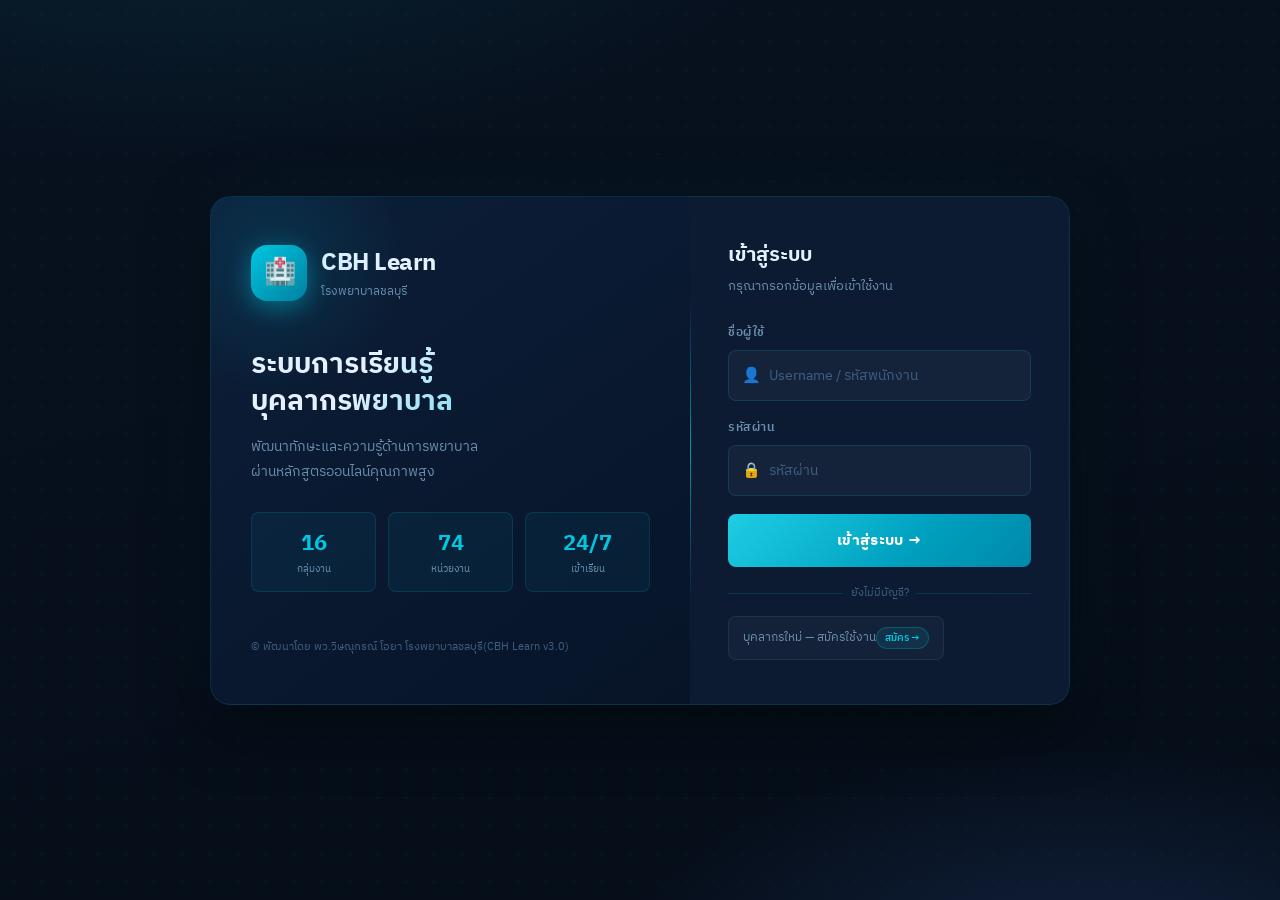
<file: index.html>
<!DOCTYPE html>
<html lang="th">
<head>
<meta charset="UTF-8">
<meta name="viewport" content="width=device-width, initial-scale=1, maximum-scale=1">
<title>CBH Learn — โรงพยาบาลชลบุรี</title>
<link rel="stylesheet" href="css/style.css">
</head>
<body>

<div id="loading-overlay"><div class="spinner"></div><p>กำลังโหลด...</p></div>
<div id="toast-shelf"></div>

<!-- ════════ MODAL: User ════════ -->
<div class="modal-overlay" id="modal-user">
  <div class="modal-card" style="max-width:560px">
    <div class="modal-head"><h3 id="modal-user-title">➕ เพิ่มผู้ใช้</h3><button class="btn-close" onclick="closeModal('modal-user')">✕</button></div>
    <div class="modal-body"><input type="hidden" id="modal-user-id" data-id=""><div id="modal-user-form"></div></div>
    <div class="modal-foot"><button class="btn btn-ghost" onclick="closeModal('modal-user')">ยกเลิก</button><button class="btn btn-teal" onclick="saveUser()">💾 บันทึก</button></div>
  </div>
</div>

<!-- ════════ MODAL: Reset Password ════════ -->
<div class="modal-overlay" id="modal-reset-pwd">
  <div class="modal-card" style="max-width:400px">
    <div class="modal-head"><h3>🔑 รีเซ็ตรหัสผ่าน</h3><button class="btn-close" onclick="closeModal('modal-reset-pwd')">✕</button></div>
    <div class="modal-body">
      <input type="hidden" id="modal-reset-id" data-id="">
      <p style="font-size:13px;color:var(--text-muted);margin-bottom:14px">รีเซ็ตสำหรับ: <strong id="reset-pwd-name" style="color:var(--teal)">—</strong></p>
      <div class="form-group"><label>รหัสผ่านใหม่</label><div class="input-wrap"><span class="input-icon">🔒</span><input class="form-control" id="new-pwd-input" type="text" placeholder="อย่างน้อย 4 ตัวอักษร"></div></div>
    </div>
    <div class="modal-foot"><button class="btn btn-ghost" onclick="closeModal('modal-reset-pwd')">ยกเลิก</button><button class="btn btn-teal" onclick="doResetPwd()">🔑 ยืนยัน</button></div>
  </div>
</div>

<!-- ════════ MODAL: Course ════════ -->
<div class="modal-overlay" id="modal-course">
  <div class="modal-card" style="max-width:640px">
    <div class="modal-head"><h3 id="modal-course-title">➕ สร้างหลักสูตร</h3><button class="btn-close" onclick="closeModal('modal-course')">✕</button></div>
    <div class="modal-body"><input type="hidden" id="modal-course-id" data-id=""><div id="modal-course-form"></div></div>
    <div class="modal-foot"><button class="btn btn-ghost" onclick="closeModal('modal-course')">ยกเลิก</button><button class="btn btn-teal" onclick="saveCourse()">💾 บันทึกหลักสูตร</button></div>
  </div>
</div>

<!-- ════════ MODAL: Quiz Editor ════════ -->
<div class="modal-overlay" id="modal-quiz">
  <div class="modal-card" style="max-width:700px">
    <div class="modal-head"><h3>📝 จัดการแบบทดสอบ</h3><button class="btn-close" onclick="closeModal('modal-quiz')">✕</button></div>
    <div class="modal-body">
      <input type="hidden" id="modal-quiz-cid">
      <div id="quiz-editor-wrap"></div>
      <button class="btn btn-ghost btn-sm" onclick="addQuizQuestion()" style="margin-top:12px">➕ เพิ่มข้อ</button>
    </div>
    <div class="modal-foot"><button class="btn btn-ghost" onclick="closeModal('modal-quiz')">ยกเลิก</button><button class="btn btn-teal" onclick="saveQuizQuestions()">💾 บันทึกแบบทดสอบ</button></div>
  </div>
</div>

<!-- ════════ MODAL: Audit Detail ════════ -->
<div class="modal-overlay" id="modal-audit-detail">
  <div class="modal-card" style="max-width:500px">
    <div class="modal-head"><h3>🔍 รายละเอียด</h3><button class="btn-close" onclick="closeModal('modal-audit-detail')">✕</button></div>
    <div class="modal-body" id="modal-audit-content"></div>
    <div class="modal-foot"><button class="btn btn-teal" onclick="closeModal('modal-audit-detail')">ปิด</button></div>
  </div>
</div>

<!-- ════════════════ SCREEN: LOGIN ════════════════ -->
<div id="screen-login" class="screen active">
  <div class="login-wrapper">
    <div class="login-art">
      <div class="login-art-logo">
        <div class="logo-mark">🏥</div>
        <div class="logo-text"><h1>CBH Learn</h1><p>โรงพยาบาลชลบุรี</p></div>
      </div>
      <div class="login-art-body">
        <h2>ระบบการเรียนรู้<br>บุคลากรพยาบาล</h2>
        <p>พัฒนาทักษะและความรู้ด้านการพยาบาล<br>ผ่านหลักสูตรออนไลน์คุณภาพสูง</p>
        <div class="login-art-stats">
          <div class="art-stat"><div class="v">16</div><div class="l">กลุ่มงาน</div></div>
          <div class="art-stat"><div class="v">74</div><div class="l">หน่วยงาน</div></div>
          <div class="art-stat"><div class="v">24/7</div><div class="l">เข้าเรียน</div></div>
        </div>
      </div>
      <div class="login-art-footer">© พัฒนาโดย พว.วิษณุกรณ์ โอยา โรงพยาบาลชลบุรี(CBH Learn v3.0)</div>
    </div>
    <div class="login-form-panel">
      <h2>เข้าสู่ระบบ</h2>
      <p>กรุณากรอกข้อมูลเพื่อเข้าใช้งาน</p>
      <div class="form-group"><label>ชื่อผู้ใช้</label><div class="input-wrap"><span class="input-icon">👤</span><input id="login-user" class="form-control" placeholder="Username / รหัสพนักงาน" autocomplete="username" onkeyup="if(event.key==='Enter')document.getElementById('login-pass').focus()"></div></div>
      <div class="form-group"><label>รหัสผ่าน</label><div class="input-wrap"><span class="input-icon">🔒</span><input id="login-pass" class="form-control" type="password" placeholder="รหัสผ่าน" autocomplete="current-password" onkeyup="if(event.key==='Enter')doLogin()"></div></div>
      <button class="btn-primary" onclick="doLogin()">เข้าสู่ระบบ →</button>
      <div id="login-error" class="form-error"></div>
      <div class="login-divider">ยังไม่มีบัญชี?</div>
      <button class="demo-btn" onclick="showScreen('screen-register');populateDeptSelects()"><span>บุคลากรใหม่ — สมัครใช้งาน</span><span class="demo-tag tag-learner">สมัคร →</span></button>
    </div>
  </div>
</div>

<!-- ════════════════ SCREEN: REGISTER ════════════════ -->
<div id="screen-register" class="screen">
  <div class="login-wrapper">
    <div class="login-art">
      <div class="login-art-logo"><div class="logo-mark">🏥</div><div class="logo-text"><h1>CBH Learn</h1><p>โรงพยาบาลชลบุรี</p></div></div>
      <div class="login-art-body">
        <h2>สมัครเรียน<br>ด้วยตัวเอง</h2>
        <p>บุคลากรพยาบาลสามารถสมัครเข้าใช้งานได้ทันที เลือกกลุ่มงานและหน่วยงานของตัวเอง</p>
        <div class="login-art-stats">
          <div class="art-stat"><div class="v">16</div><div class="l">กลุ่มงาน</div></div>
          <div class="art-stat"><div class="v">74</div><div class="l">หน่วยงาน</div></div>
          <div class="art-stat"><div class="v">ฟรี</div><div class="l">ไม่มีค่าใช้จ่าย</div></div>
        </div>
      </div>
      <div class="login-art-footer">© โรงพยาบาลชลบุรี · CBH Learn v3.0</div>
    </div>
    <div class="login-form-panel" style="overflow-y:auto">
      <h2>สมัครใช้งาน</h2><p>กรอกข้อมูลเพื่อสร้างบัญชีผู้เรียน</p>
      <div class="form-group"><label>ชื่อ-นามสกุล *</label><div class="input-wrap"><span class="input-icon">👤</span><input class="form-control" id="reg-name" placeholder="ชื่อ-นามสกุล"></div></div>
      <div class="form-group"><label>Username *</label><div class="input-wrap"><span class="input-icon">🔖</span><input class="form-control" id="reg-username" placeholder="รหัสพนักงาน / username"></div></div>
      <div class="form-group"><label>รหัสผ่าน *</label><div class="input-wrap"><span class="input-icon">🔒</span><input class="form-control" id="reg-password" type="password" placeholder="อย่างน้อย 4 ตัว"></div></div>
      <div class="form-group"><label>กลุ่มงาน *</label><div class="input-wrap"><span class="input-icon">🏢</span><select class="form-control dept-select" id="reg-dept" onchange="onRegDeptChange(this.value)"><option value="">-- เลือกกลุ่มงาน --</option></select></div></div>
      <div class="form-group"><label>หน่วยงาน / วอร์ด *</label><div class="input-wrap"><span class="input-icon">🏥</span><select class="form-control" id="reg-unit"><option value="">-- เลือกหน่วยงาน --</option></select></div></div>
      <div class="form-group"><label>อีเมล</label><div class="input-wrap"><span class="input-icon">📧</span><input class="form-control" id="reg-email" type="email" placeholder="email (ไม่บังคับ)"></div></div>
      <button class="btn-primary" onclick="doRegister()">สมัครใช้งาน →</button>
      <div id="reg-error" class="form-error"></div>
      <div class="login-divider">หรือ</div>
      <button class="demo-btn" onclick="showScreen('screen-login')"><span>มีบัญชีอยู่แล้ว? เข้าสู่ระบบ</span><span class="demo-tag tag-admin">Login →</span></button>
    </div>
  </div>
</div>

<!-- ════════════════ SCREEN: LEARNER (Responsive) ════════════════ -->
<div id="screen-main" class="screen">
  <div class="topbar">
    <div class="topbar-brand"><div class="logo-mark">🏥</div><div class="topbar-brand-text"><span>CBH <span style="color:var(--teal)">Learn</span></span><small>ผู้เรียน</small></div></div>
    <nav class="topbar-nav">
      <button class="nav-btn active" id="ltab-btn-home"     onclick="switchLearnerTab('home',this)">🏠 <span class="nav-label">หน้าหลัก</span></button>
      <button class="nav-btn"        id="ltab-btn-courses"  onclick="switchLearnerTab('mycourses',this)">📚 <span class="nav-label">วิชาของฉัน</span></button>
      <button class="nav-btn"        id="ltab-btn-progress" onclick="switchLearnerTab('progress',this)">📊 <span class="nav-label">ความก้าวหน้า</span></button>
      <button class="nav-btn"        id="ltab-btn-certs"    onclick="switchLearnerTab('certs',this)">🏅 <span class="nav-label">ใบประกาศ</span></button>
    </nav>
    <div class="topbar-right">
      <div class="user-chip"><div class="avatar" id="learner-avatar">น</div><div class="user-chip-info"><div class="user-chip-name" id="learner-name">ผู้เรียน</div><div class="user-chip-role" id="learner-subrole">—</div></div></div>
      <button class="btn-icon" onclick="doLogout()">🚪</button>
    </div>
  </div>
  <div class="main-content">
    <!-- HOME -->
    <div class="tab-panel active" id="ltab-home">
      <div id="learner-welcome" class="welcome-text">สวัสดี 👋</div>
      <div class="stats-row" style="grid-template-columns:repeat(3,1fr)">
        <div class="stat-card"><div class="sc-icon">📚</div><div class="sc-val" id="wb-stat-courses">0</div><div class="sc-lbl">วิชาที่ลงทะเบียน</div></div>
        <div class="stat-card"><div class="sc-icon">⏱</div><div class="sc-val" id="wb-stat-hours">0</div><div class="sc-lbl">ชั่วโมงที่เรียน</div></div>
        <div class="stat-card"><div class="sc-icon">🏅</div><div class="sc-val gold" id="wb-stat-certs">0</div><div class="sc-lbl">ใบประกาศ</div></div>
      </div>
      <div class="section-head"><h3>📖 เรียนต่อจากที่ค้างไว้</h3></div>
      <div id="continue-grid"></div>
      <div class="section-head"><h3>📚 หลักสูตรทั้งหมด <span id="featured-grid-label" style="font-size:13px;color:var(--teal);font-weight:400"></span></h3></div>
      <div class="course-grid" id="featured-grid"></div>
    </div>
    <!-- MY COURSES -->
    <div class="tab-panel" id="ltab-mycourses">
      <div class="section-head"><h3>📚 วิชาของฉัน</h3></div>
      <div class="course-grid" id="mycourses-grid"></div>
    </div>
    <!-- PROGRESS -->
    <div class="tab-panel" id="ltab-progress">
      <div class="section-head"><h3>📊 ความก้าวหน้า</h3></div>
      <div class="stats-row" style="grid-template-columns:repeat(4,1fr)">
        <div class="stat-card"><div class="sc-icon">📚</div><div class="sc-val" id="prog-stat-total">0</div><div class="sc-lbl">วิชาทั้งหมด</div></div>
        <div class="stat-card"><div class="sc-icon">✅</div><div class="sc-val green" id="prog-stat-done">0</div><div class="sc-lbl">เสร็จสิ้น</div></div>
        <div class="stat-card"><div class="sc-icon">⏱</div><div class="sc-val" id="prog-stat-hours">0</div><div class="sc-lbl">ชั่วโมงเรียน</div></div>
        <div class="stat-card"><div class="sc-icon">🏅</div><div class="sc-val gold" id="prog-stat-certs">0</div><div class="sc-lbl">ใบประกาศ</div></div>
      </div>
      <div class="data-table">
        <div class="dt-head" style="grid-template-columns:2fr 1fr 1fr 1fr 110px"><div>หลักสูตร</div><div>หมวด</div><div>ความก้าวหน้า</div><div>คะแนน</div><div>สถานะ</div></div>
        <div id="prog-table-body"></div>
      </div>
    </div>
    <!-- CERTS -->
    <div class="tab-panel" id="ltab-certs">
      <div class="section-head"><h3>🏅 ใบประกาศนียบัตร</h3></div>
      <div class="course-grid" id="certs-grid"></div>
      <div id="cert-display"></div>
    </div>
  </div>
  <!-- Mobile Bottom Nav -->
  <nav class="mobile-bottom-nav">
    <button onclick="switchLearnerTab('home',null);setMobileNav(this)">🏠<span>หน้าหลัก</span></button>
    <button onclick="switchLearnerTab('mycourses',null);setMobileNav(this)">📚<span>วิชาของฉัน</span></button>
    <button onclick="switchLearnerTab('progress',null);setMobileNav(this)">📊<span>ความก้าวหน้า</span></button>
    <button onclick="switchLearnerTab('certs',null);setMobileNav(this)">🏅<span>ใบประกาศ</span></button>
  </nav>
</div>

<!-- ════════════════ SCREEN: COURSE ════════════════ -->
<div id="screen-course" class="screen">
  <div class="topbar">
    <div class="topbar-brand" style="cursor:pointer" onclick="backToMain()">
      <button class="btn-icon">←</button>
      <div><div id="course-title-bar" style="font-size:14px;font-weight:700;color:var(--white)">หลักสูตร</div><div id="course-subtitle-bar" style="font-size:11px;color:var(--text-muted)"></div></div>
    </div>
    <div class="topbar-right"><button class="btn-icon" onclick="doLogout()">🚪</button></div>
  </div>
  <div class="course-layout">
    <div class="course-sidebar">
      <div class="sidebar-card">
        <div class="sidebar-head"><h4>📋 หลักสูตร</h4><span id="curriculum-progress" style="font-size:12px;color:var(--teal)">0/6 เสร็จ</span></div>
        <div id="curriculum-prog-bar"></div>
        <div id="curriculum-prog-label" class="prog-label"></div>
        <div id="curriculum-list" style="margin-top:12px"></div>
      </div>
    </div>
    <div class="course-main">
      <div class="video-box" id="video-area"><div class="video-placeholder" onclick="loadVideo()"><div class="play-ring">▶</div><p>คลิกเพื่อเล่น</p></div></div>
      <div class="lesson-tabs">
        <button class="ltab active" onclick="switchLessonTab('overview',this)">📖 ภาพรวม</button>
        <button class="ltab" onclick="switchLessonTab('notes',this)">📝 บันทึก</button>
        <button class="ltab" onclick="switchLessonTab('quiz',this)">❓ แบบทดสอบ</button>
      </div>
      <div class="lesson-pane active" id="lpane-overview"><h3 style="margin-bottom:12px" id="course-desc-title">เกี่ยวกับหลักสูตร</h3><p id="course-desc-text" style="color:var(--text-muted);line-height:1.8">—</p></div>
      <div class="lesson-pane" id="lpane-notes"><h3 style="margin-bottom:12px">บันทึกการเรียน</h3><textarea class="form-control" rows="10" placeholder="จดบันทึก..." style="resize:vertical"></textarea></div>
      <div class="lesson-pane" id="lpane-quiz"><div id="quiz-area"></div></div>
    </div>
  </div>
</div>

<!-- ════════════════ SCREEN: NSO ════════════════ -->
<div id="screen-nso" class="screen">
  <div class="topbar">
    <div class="topbar-brand"><div class="logo-mark" style="background:linear-gradient(135deg,#7c3aed,#5b21b6)">🔮</div><div class="topbar-brand-text"><span style="color:#a78bfa">CBH NSO</span><small>หัวหน้าพยาบาล</small></div></div>
    <nav class="topbar-nav">
      <button class="nav-btn active" onclick="switchNSOTab('dashboard',this)">📊 <span class="nav-label">Dashboard</span></button>
      <button class="nav-btn" onclick="switchNSOTab('learners',this)">👩‍⚕️ <span class="nav-label">ผู้เรียน</span></button>
      <button class="nav-btn" onclick="switchNSOTab('exec',this)">🏆 <span class="nav-label">Executive</span></button>
      <button class="nav-btn" onclick="switchNSOTab('notify',this)">📧 <span class="nav-label">แจ้งเตือน</span></button>
    </nav>
    <div class="topbar-right">
      <div class="user-chip"><div class="avatar" style="background:linear-gradient(135deg,#7c3aed,#5b21b6)">N</div><div class="user-chip-info"><div class="user-chip-name" id="nso-name">หัวหน้า</div><div class="user-chip-role">NSO</div></div></div>
      <button class="btn-icon" onclick="doLogout()">🚪</button>
    </div>
  </div>
  <div class="main-content">

    <!-- DASHBOARD -->
    <div class="tab-panel active" id="ntab-dashboard">
      <div class="nso-filter-bar">
        <select class="dept-select" id="nso-filter-dept" onchange="onNSODeptFilter()"><option value="">🏢 ทุกกลุ่มงาน</option></select>
        <select id="nso-filter-unit" onchange="loadNSODashboard()"><option value="">🏥 ทุกหน่วยงาน</option></select>
        <button class="btn btn-ghost btn-sm" onclick="exportNSOPDF()">📄 Export PDF</button>
        <button class="btn btn-ghost btn-sm" onclick="exportNSOExcel()">📊 Export Excel</button>
      </div>
      <div class="stats-row" style="grid-template-columns:repeat(5,1fr)">
        <div class="stat-card"><div class="sc-icon">👩‍⚕️</div><div class="sc-val" id="nso-stat-users">—</div><div class="sc-lbl">ผู้เรียน</div></div>
        <div class="stat-card"><div class="sc-icon">✅</div><div class="sc-val green" id="nso-stat-done">—</div><div class="sc-lbl">อัตราผ่าน</div></div>
        <div class="stat-card"><div class="sc-icon">📚</div><div class="sc-val" id="nso-stat-active">—</div><div class="sc-lbl">ลงทะเบียน</div></div>
        <div class="stat-card"><div class="sc-icon">🏅</div><div class="sc-val gold" id="nso-stat-certs">—</div><div class="sc-lbl">ใบประกาศ</div></div>
        <div class="stat-card"><div class="sc-icon">🔐</div><div class="sc-val" id="nso-today-logins">—</div><div class="sc-lbl">เข้าระบบวันนี้</div></div>
      </div>
      <div class="section-head"><h3>📊 ความก้าวหน้าตามกลุ่มงาน</h3></div>
      <div class="chart-wrap" id="nso-dept-chart"></div>
    </div>

    <!-- LEARNERS — กรองดูรายบุคคล -->
    <div class="tab-panel" id="ntab-learners">
      <div class="section-head"><h3>👩‍⚕️ รายชื่อผู้เรียน <span id="nso-learner-count" style="color:var(--teal);font-size:14px">(0 คน)</span></h3></div>
      <div class="nso-filter-bar">
        <div class="search-box"><span>🔍</span><input id="nso-learner-search" placeholder="ค้นหาชื่อ..." oninput="filterNSOLearners()"></div>
        <select class="dept-select" id="nso-learner-dept" onchange="onNSOLearnerDeptFilter()"><option value="">🏢 ทุกกลุ่มงาน</option></select>
        <select id="nso-learner-unit" onchange="loadNSOLearners()"><option value="">🏥 ทุกหน่วยงาน</option></select>
        <select id="nso-learner-course-filter" onchange="loadNSOLearners()"><option value="">📚 ทุกหลักสูตร</option></select>
        <select id="nso-learner-status-filter" onchange="loadNSOLearners()">
          <option value="">📋 ทุกสถานะ</option>
          <option value="notStarted">❌ ยังไม่เริ่ม</option>
          <option value="inProgress">⏳ กำลังเรียน</option>
          <option value="passed">✅ ผ่านแล้ว</option>
          <option value="failed">⚠️ ไม่ผ่าน</option>
        </select>
        <button class="btn btn-ghost btn-sm" onclick="exportLearnerCSV()">📥 Export</button>
      </div>
      <div class="data-table">
        <div class="dt-head nso-learner-head">
          <div>ชื่อ-นามสกุล</div><div>กลุ่มงาน</div><div>หน่วยงาน</div>
          <div>หลักสูตร</div><div>ความก้าวหน้า</div><div>คะแนน</div><div>สถานะ</div>
        </div>
        <div id="nso-learners-body"></div>
      </div>
    </div>

    <!-- EXEC DASHBOARD -->
    <div class="tab-panel" id="ntab-exec">
      <div class="section-head"><h3>🏆 Dashboard ผู้บริหาร</h3>
        <div style="display:flex;gap:8px">
          <button class="btn btn-ghost btn-sm" onclick="exportExecPDF()">📄 PDF รายงาน</button>
        </div>
      </div>
      <div class="exec-kpi-grid">
        <div class="kpi-card" style="--kpi-color:var(--teal)"><div class="kpi-icon">👥</div><div class="kpi-val" id="exec-kpi-users">—</div><div class="kpi-label">ผู้เรียนทั้งหมด</div></div>
        <div class="kpi-card" style="--kpi-color:var(--green)"><div class="kpi-icon">✅</div><div class="kpi-val" id="exec-kpi-pass">—</div><div class="kpi-label">อัตราผ่าน</div></div>
        <div class="kpi-card" style="--kpi-color:var(--gold)"><div class="kpi-icon">🏅</div><div class="kpi-val" id="exec-kpi-certs">—</div><div class="kpi-label">ใบประกาศ</div></div>
        <div class="kpi-card" style="--kpi-color:var(--purple)"><div class="kpi-icon">⏱</div><div class="kpi-val" id="exec-kpi-hours">—</div><div class="kpi-label">ชม.เรียนรวม</div></div>
      </div>
      <div class="exec-row">
        <div class="exec-panel">
          <h4>📊 สถานะการเรียนรู้</h4>
          <div class="donut-wrap">
            <svg class="donut-svg" width="160" height="160" viewBox="0 0 160 160" id="exec-donut"></svg>
            <div class="donut-legend" id="exec-donut-legend"></div>
          </div>
        </div>
        <div class="exec-panel">
          <h4>🏆 กลุ่มงานที่มีอัตราผ่านสูงสุด</h4>
          <div id="exec-top-depts"></div>
        </div>
      </div>
      <div class="exec-panel">
        <h4>📚 สถิติตามหลักสูตร</h4>
        <div style="overflow-x:auto">
          <table class="progress-table"><thead><tr><th>หลักสูตร</th><th>ลงทะเบียน</th><th>ผ่าน</th><th>อัตราผ่าน</th><th>คะแนนเฉลี่ย</th></tr></thead><tbody id="exec-course-table"></tbody></table>
        </div>
      </div>
    </div>

    <!-- EMAIL NOTIFY -->
    <div class="tab-panel" id="ntab-notify">
      <div class="section-head"><h3>📧 แจ้งเตือน Email</h3></div>
      <div class="notify-grid">
        <div class="exec-panel">
          <h4>✉️ ส่งการแจ้งเตือน</h4>
          <div class="email-form">
            <div class="form-group"><label>ส่งถึง</label>
              <select id="email-target" onchange="onEmailTargetChange(this.value)">
                <option value="all">👥 ผู้เรียนทั้งหมด</option>
                <option value="notStarted">❌ ยังไม่เริ่มเรียน</option>
                <option value="inProgress">⏳ กำลังเรียน (ไม่สำเร็จ)</option>
                <option value="passed">✅ ผ่านแล้ว</option>
                <option value="dept">🏢 กลุ่มงานที่เลือก</option>
              </select>
            </div>
            <div id="email-dept-row" style="display:none" class="form-group"><label>กลุ่มงาน</label><select class="dept-select" id="email-dept-filter"></select></div>
            <div class="form-group"><label>หัวข้อ Email</label><input id="email-subject" class="form-control" value="แจ้งเตือน: กรุณาสำเร็จหลักสูตรที่ลงทะเบียนไว้"></div>
            <div class="form-group"><label>เนื้อหา</label><textarea id="email-body" class="form-control" rows="6">เรียน บุคลากรพยาบาลที่เคารพ

กรุณาเข้าสู่ระบบ CBH Learn และสำเร็จหลักสูตรที่ท่านได้ลงทะเบียนไว้

เข้าระบบ: [ลิงค์ระบบ]

ขอบคุณครับ/ค่ะ
ฝ่ายการพยาบาล โรงพยาบาลชลบุรี</textarea></div>
            <div id="email-preview-count" style="font-size:12px;color:var(--teal);margin-bottom:12px"></div>
            <button class="btn btn-teal w100" onclick="sendEmailNotification()">📧 ส่ง Email แจ้งเตือน</button>
          </div>
        </div>
        <div class="exec-panel">
          <h4>📋 ประวัติการส่ง</h4>
          <div id="email-log-list" style="max-height:480px;overflow-y:auto"></div>
        </div>
      </div>
    </div>
  </div>
</div>

<!-- ════════════════ SCREEN: ADMIN ════════════════ -->
<div id="screen-admin" class="screen">
  <div class="topbar">
    <div class="topbar-brand"><div class="logo-mark" style="background:linear-gradient(135deg,var(--gold),#c07830)">A</div><div class="topbar-brand-text"><span style="color:var(--gold)">CBH Admin</span><small>ผู้ดูแล</small></div></div>
    <nav class="topbar-nav">
      <button class="nav-btn active" onclick="switchAdminTab('overview',this)">📊 <span class="nav-label">ภาพรวม</span></button>
      <button class="nav-btn" onclick="switchAdminTab('users',this)">👥 <span class="nav-label">ผู้ใช้งาน</span></button>
      <button class="nav-btn" onclick="switchAdminTab('courses',this)">📚 <span class="nav-label">หลักสูตร</span></button>
      <button class="nav-btn" onclick="switchAdminTab('audit',this)">🔍 <span class="nav-label">Audit</span></button>
      <button class="nav-btn" onclick="switchAdminTab('reports',this)">📈 <span class="nav-label">รายงาน</span></button>
    </nav>
    <div class="topbar-right"><div class="user-chip"><div class="avatar admin">A</div><div class="user-chip-info"><div class="user-chip-name" id="admin-name">ผู้ดูแลระบบ</div><div class="user-chip-role">Administrator</div></div></div><button class="btn-icon" onclick="doLogout()">🚪</button></div>
  </div>
  <div class="main-content">

    <!-- OVERVIEW -->
    <div class="tab-panel active" id="atab-overview">
      <div class="stats-row" style="grid-template-columns:repeat(3,1fr)">
        <div class="stat-card"><div class="sc-icon">👥</div><div class="sc-val" id="as-users">—</div><div class="sc-lbl">ผู้ใช้ทั้งหมด</div></div>
        <div class="stat-card"><div class="sc-icon">📚</div><div class="sc-val" id="as-courses">—</div><div class="sc-lbl">หลักสูตร</div></div>
        <div class="stat-card"><div class="sc-icon">✅</div><div class="sc-val green" id="as-pass">—</div><div class="sc-lbl">อัตราผ่าน</div></div>
        <div class="stat-card"><div class="sc-icon">🏅</div><div class="sc-val gold" id="as-certs">—</div><div class="sc-lbl">ใบประกาศ</div></div>
        <div class="stat-card"><div class="sc-icon">⏱</div><div class="sc-val" id="as-hours">—</div><div class="sc-lbl">ชม.รวม</div></div>
        <div class="stat-card"><div class="sc-icon">📊</div><div class="sc-val purple" id="as-score">—</div><div class="sc-lbl">คะแนนเฉลี่ย</div></div>
        <div class="stat-card"><div class="sc-icon">🔐</div><div class="sc-val" id="as-today">—</div><div class="sc-lbl">เข้าวันนี้</div></div>
      </div>
      <div class="section-head"><h3>การลงทะเบียนล่าสุด</h3></div>
      <div class="data-table">
        <div class="dt-head" style="grid-template-columns:2fr 1.5fr 1fr 1fr 90px"><div>ผู้เรียน</div><div>กลุ่มงาน</div><div>ความก้าวหน้า</div><div>สถานะ</div><div>จัดการ</div></div>
        <div id="recent-enrollments"></div>
      </div>
    </div>

    <!-- USERS -->
    <div class="tab-panel" id="atab-users">
      <div class="section-head"><h3>ผู้ใช้งาน (<span id="user-count">0</span> คน)</h3><button class="btn btn-teal btn-sm" onclick="openCreateUser()">➕ เพิ่มผู้ใช้</button></div>
      <div class="filter-bar">
        <div class="search-box"><span>🔍</span><input id="user-search" placeholder="ค้นหาชื่อ, username..." oninput="filterUsers()"></div>
        <select id="filter-role" onchange="filterUsers()"><option value="">ทุก Role</option><option value="admin">Admin</option><option value="nso">NSO</option><option value="learner">ผู้เรียน</option></select>
        <select class="dept-select" id="filter-dept-users" onchange="filterUsers()"><option value="">ทุกกลุ่มงาน</option></select>
      </div>
      <div class="data-table">
        <div class="dt-head" style="grid-template-columns:2fr 1.8fr 1fr 1fr 1fr 130px"><div>ผู้ใช้งาน</div><div>กลุ่มงาน / หน่วยงาน</div><div>Role</div><div>สถานะ</div><div>เข้าล่าสุด</div><div>จัดการ</div></div>
        <div id="users-table-body"></div>
      </div>
    </div>

    <!-- COURSES + Quiz/Content Editor -->
    <div class="tab-panel" id="atab-courses">
      <div class="section-head"><h3>หลักสูตร</h3><button class="btn btn-teal btn-sm" onclick="openCreateCourse()">➕ สร้างหลักสูตร</button></div>
      <div class="course-admin-grid" id="admin-course-grid"></div>
    </div>

    <!-- AUDIT -->
    <div class="tab-panel" id="atab-audit">
      <div class="section-head"><h3>🔍 Audit Trail</h3><button class="btn btn-ghost btn-sm" onclick="exportAuditLog()">📥 Export CSV</button></div>
      <div class="stats-row" style="grid-template-columns:repeat(6,1fr)">
        <div class="stat-card"><div class="sc-icon">📋</div><div class="sc-val" id="audit-sum-total">0</div><div class="sc-lbl">ทั้งหมด</div></div>
        <div class="stat-card"><div class="sc-icon">🔐</div><div class="sc-val" id="audit-sum-auth">0</div><div class="sc-lbl">Login</div></div>
        <div class="stat-card"><div class="sc-icon">👥</div><div class="sc-val" id="audit-sum-user">0</div><div class="sc-lbl">ผู้ใช้</div></div>
        <div class="stat-card"><div class="sc-icon">📚</div><div class="sc-val" id="audit-sum-course">0</div><div class="sc-lbl">หลักสูตร</div></div>
        <div class="stat-card"><div class="sc-icon">🎓</div><div class="sc-val" id="audit-sum-learn">0</div><div class="sc-lbl">การเรียน</div></div>
        <div class="stat-card" style="border-color:var(--red)"><div class="sc-icon">⚠️</div><div class="sc-val" style="color:var(--red)" id="audit-sum-risk">0</div><div class="sc-lbl">ความเสี่ยง</div></div>
      </div>
      <div class="filter-bar">
        <div class="search-box"><span>🔍</span><input id="audit-search" placeholder="ค้นหา..." oninput="loadAuditTrail()"></div>
        <select id="audit-filter-action" onchange="loadAuditTrail()">
          <option value="">ทุกกิจกรรม</option><option value="LOGIN">Login</option><option value="LOGIN_FAIL">Login Fail</option>
          <option value="CREATE_USER">สร้างผู้ใช้</option><option value="DELETE_USER">ลบผู้ใช้</option>
          <option value="CREATE_COURSE">สร้างหลักสูตร</option><option value="ENROLL">ลงทะเบียน</option>
          <option value="QUIZ_PASS">ผ่าน Quiz</option><option value="CERT_ISSUED">รับใบประกาศ</option>
        </select>
        <select id="audit-filter-role" onchange="loadAuditTrail()"><option value="">ทุก Role</option><option value="admin">Admin</option><option value="nso">NSO</option><option value="learner">ผู้เรียน</option></select>
        <select class="dept-select" id="audit-filter-dept" onchange="loadAuditTrail()"><option value="">ทุกกลุ่มงาน</option></select>
      </div>
      <div class="data-table">
        <div class="dt-head" style="grid-template-columns:130px 1.5fr 80px 1fr 1.5fr 90px"><div>เวลา</div><div>ผู้ดำเนินการ</div><div>Role</div><div>กิจกรรม</div><div>รายละเอียด</div><div>หน่วยงาน</div></div>
        <div id="audit-table-body"></div>
      </div>
    </div>

    <!-- REPORTS + PDF -->
    <div class="tab-panel" id="atab-reports">
      <div class="section-head"><h3>📈 รายงานสรุป</h3>
        <div style="display:flex;gap:8px">
          <button class="btn btn-ghost btn-sm" onclick="exportAdminPDF()">📄 PDF</button>
          <button class="btn btn-ghost btn-sm" onclick="exportReport()">📊 Excel</button>
        </div>
      </div>
      <div class="stats-row" style="grid-template-columns:repeat(3,1fr)">
        <div class="stat-card"><div class="sc-icon">👥</div><div class="sc-val" id="rpt-total-users">—</div><div class="sc-lbl">ผู้ใช้ทั้งหมด</div></div>
        <div class="stat-card"><div class="sc-icon">📚</div><div class="sc-val" id="rpt-total-courses">—</div><div class="sc-lbl">หลักสูตร</div></div>
        <div class="stat-card"><div class="sc-icon">✅</div><div class="sc-val green" id="rpt-pass-rate">—</div><div class="sc-lbl">อัตราผ่าน</div></div>
        <div class="stat-card"><div class="sc-icon">🏅</div><div class="sc-val gold" id="rpt-certs">—</div><div class="sc-lbl">ใบประกาศ</div></div>
        <div class="stat-card"><div class="sc-icon">📊</div><div class="sc-val purple" id="rpt-avg-score">—</div><div class="sc-lbl">คะแนนเฉลี่ย</div></div>
        <div class="stat-card"><div class="sc-icon">⏱</div><div class="sc-val" id="rpt-hours">—</div><div class="sc-lbl">ชม.รวม</div></div>
      </div>
      <div class="section-head"><h3>อัตราผ่านตามกลุ่มงาน</h3></div>
      <div class="chart-wrap" id="rpt-dept-chart"></div>
    </div>
  </div>
</div>

<!-- Print frame for PDF export -->
<iframe id="print-frame" style="display:none"></iframe>

<script src="js/masterdata.js"></script>
<script src="js/app.js"></script>
</body>
</html>
</file>
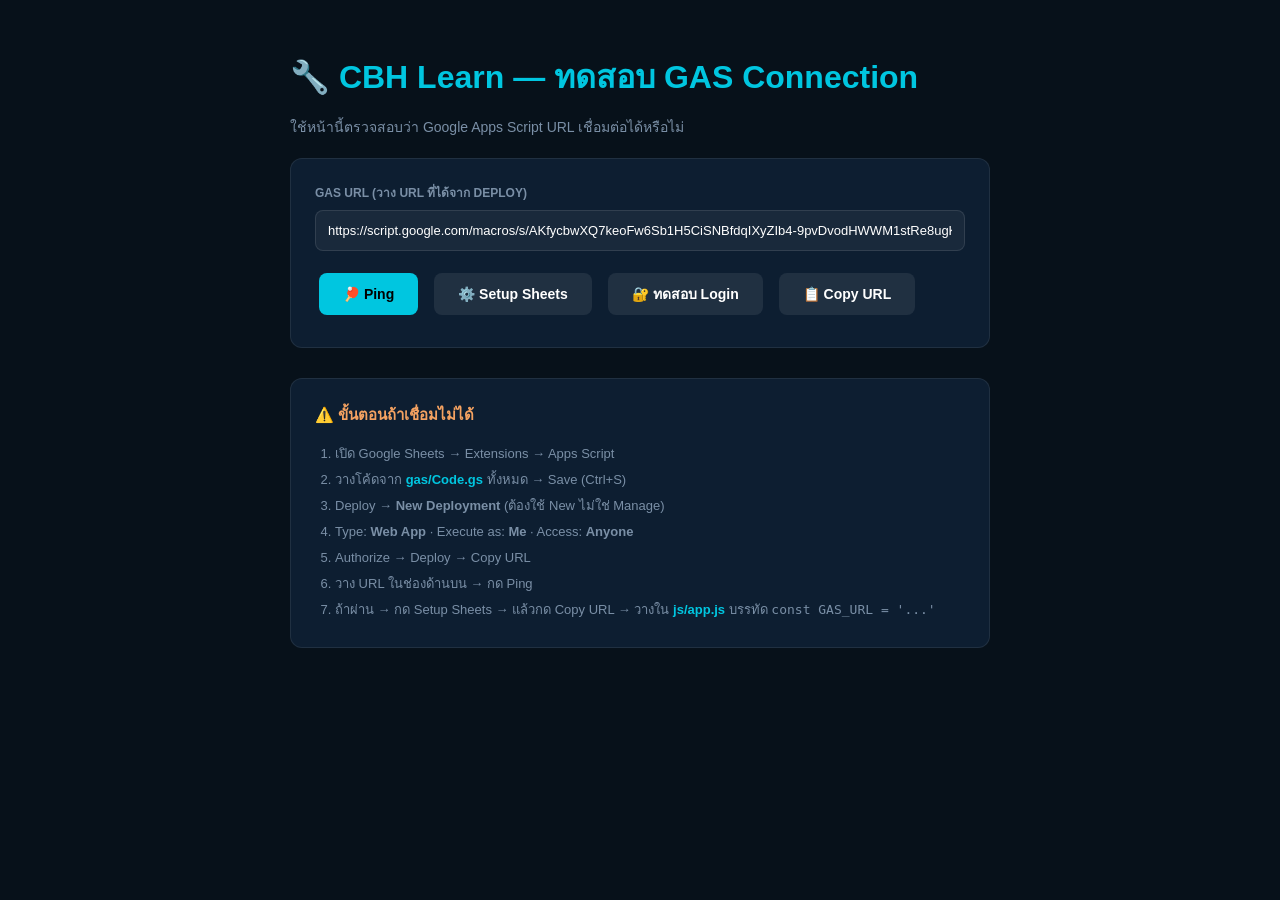
<file: gas-test.html>
<!DOCTYPE html>
<html lang="th">
<head>
<meta charset="UTF-8">
<title>CBH Learn — ทดสอบ GAS Connection</title>
<style>
body { font-family: 'Segoe UI', sans-serif; background: #07111a; color: #e0e7ef; padding: 30px; max-width: 700px; margin: 0 auto; }
h1 { color: #00c6e0; margin-bottom: 6px; }
p { color: #7a8fa6; font-size: 14px; }
.card { background: #0d1e31; border: 1px solid rgba(255,255,255,0.08); border-radius: 12px; padding: 24px; margin: 20px 0; }
input { width: 100%; padding: 12px; background: rgba(255,255,255,0.05); border: 1px solid rgba(255,255,255,0.1); border-radius: 8px; color: #fff; font-size: 13px; box-sizing: border-box; }
button { padding: 10px 24px; background: #00c6e0; color: #000; border: none; border-radius: 8px; font-weight: 700; cursor: pointer; margin: 8px 4px; font-size: 14px; }
button.sec { background: rgba(255,255,255,0.08); color: #fff; }
.result { margin-top: 16px; padding: 14px; border-radius: 8px; font-size: 13px; line-height: 1.6; word-break: break-all; }
.ok  { background: rgba(6,214,160,0.1); border: 1px solid rgba(6,214,160,0.3); color: #06d6a0; }
.err { background: rgba(239,71,111,0.1); border: 1px solid rgba(239,71,111,0.3); color: #ef476f; }
.warn{ background: rgba(244,162,97,0.1); border: 1px solid rgba(244,162,97,0.3); color: #f4a261; }
pre { background: rgba(0,0,0,0.3); padding: 10px; border-radius: 6px; overflow-x: auto; font-size: 11px; margin-top: 10px; }
label { font-size: 12px; color: #7a8fa6; display: block; margin-bottom: 8px; font-weight: 600; text-transform: uppercase; }
</style>
</head>
<body>
<h1>🔧 CBH Learn — ทดสอบ GAS Connection</h1>
<p>ใช้หน้านี้ตรวจสอบว่า Google Apps Script URL เชื่อมต่อได้หรือไม่</p>

<div class="card">
  <label>GAS URL (วาง URL ที่ได้จาก Deploy)</label>
  <input id="gasUrl" placeholder="https://script.google.com/macros/s/AKfy.../exec"
         value="https://script.google.com/macros/s/AKfycbwXQ7keoFw6Sb1H5CiSNBfdqIXyZIb4-9pvDvodHWWM1stRe8ugKljEXsn0FW6yvzId/exec">
  <div style="margin-top:14px; display:flex;flex-wrap:wrap;gap:8px">
    <button onclick="testPing()">🏓 Ping</button>
    <button onclick="testSetup()" class="sec">⚙️ Setup Sheets</button>
    <button onclick="testLogin()" class="sec">🔐 ทดสอบ Login</button>
    <button onclick="copyToAppJs()" class="sec">📋 Copy URL</button>
  </div>
</div>

<div id="log"></div>

<div class="card" style="margin-top:30px">
  <h3 style="margin:0 0 14px;font-size:15px;color:#f4a261">⚠️ ขั้นตอนถ้าเชื่อมไม่ได้</h3>
  <ol style="font-size:13px;color:#7a8fa6;line-height:2;margin:0;padding-left:20px">
    <li>เปิด Google Sheets → Extensions → Apps Script</li>
    <li>วางโค้ดจาก <strong style="color:#00c6e0">gas/Code.gs</strong> ทั้งหมด → Save (Ctrl+S)</li>
    <li>Deploy → <strong>New Deployment</strong> (ต้องใช้ New ไม่ใช่ Manage)</li>
    <li>Type: <strong>Web App</strong> · Execute as: <strong>Me</strong> · Access: <strong>Anyone</strong></li>
    <li>Authorize → Deploy → Copy URL</li>
    <li>วาง URL ในช่องด้านบน → กด Ping</li>
    <li>ถ้าผ่าน → กด Setup Sheets → แล้วกด Copy URL → วางใน <strong style="color:#00c6e0">js/app.js</strong> บรรทัด <code>const GAS_URL = '...'</code></li>
  </ol>
</div>

<script>
function log(html, type='ok') {
  const d = document.createElement('div');
  d.className = 'result ' + type;
  d.innerHTML = html;
  document.getElementById('log').prepend(d);
}

function getUrl() {
  const url = document.getElementById('gasUrl').value.trim();
  if(!url) { log('❌ กรุณากรอก GAS URL', 'err'); return null; }
  if(!url.includes('script.google.com')) { log('❌ URL ไม่ถูกต้อง', 'err'); return null; }
  return url;
}

async function testPing() {
  const url = getUrl(); if(!url) return;
  log('⏳ กำลัง Ping...', 'warn');
  try {
    const res = await fetch(url + '?action=ping', { redirect:'follow', mode:'cors' });
    const text = await res.text();
    const data = JSON.parse(text);
    if(data.success) {
      document.getElementById('log').firstChild.remove();
      log('✅ <strong>เชื่อมต่อสำเร็จ!</strong> GAS ตอบสนองปกติ<br>' +
          '<pre>ts: ' + data.ts + '</pre>', 'ok');
    } else {
      log('⚠️ GAS ตอบกลับแต่ไม่สำเร็จ<pre>' + JSON.stringify(data,null,2) + '</pre>', 'warn');
    }
  } catch(e) {
    document.getElementById('log').firstChild?.remove();
    log('❌ <strong>เชื่อมต่อไม่ได้</strong><br>Error: ' + e.message +
        '<br><br>สาเหตุที่เป็นไปได้:<ul>' +
        '<li>GAS ยังไม่ได้ Deploy (ต้องกด New Deployment)</li>' +
        '<li>Access ตั้งเป็น "Only me" → ต้องเปลี่ยนเป็น "Anyone"</li>' +
        '<li>URL ผิด หรือ Deployment เก่า</li>' +
        '</ul>', 'err');
  }
}

async function testSetup() {
  const url = getUrl(); if(!url) return;
  log('⏳ กำลัง Setup Sheets...', 'warn');
  try {
    const res = await fetch(url + '?action=setup', { redirect:'follow', mode:'cors' });
    const data = JSON.parse(await res.text());
    document.getElementById('log').firstChild.remove();
    if(data.success) {
      log('✅ <strong>Setup สำเร็จ!</strong> Sheets และข้อมูลตัวอย่างพร้อมแล้ว<pre>' + JSON.stringify(data,null,2) + '</pre>', 'ok');
    } else {
      log('⚠️ ' + (data.error||JSON.stringify(data)), 'warn');
    }
  } catch(e) {
    document.getElementById('log').firstChild?.remove();
    log('❌ Setup ล้มเหลว: ' + e.message, 'err');
  }
}

async function testLogin() {
  const url = getUrl(); if(!url) return;
  log('⏳ ทดสอบ Login admin/admin...', 'warn');
  try {
    const res = await fetch(url + '?action=login&username=admin&password=admin', { redirect:'follow', mode:'cors' });
    const data = JSON.parse(await res.text());
    document.getElementById('log').firstChild.remove();
    if(data.success) {
      log('✅ <strong>Login สำเร็จ!</strong><br>ชื่อ: ' + data.user?.name + ' · Role: ' + data.user?.role, 'ok');
    } else {
      log('⚠️ Login ไม่สำเร็จ: ' + (data.error||JSON.stringify(data)) + '<br>ลอง Setup Sheets ก่อน', 'warn');
    }
  } catch(e) {
    document.getElementById('log').firstChild?.remove();
    log('❌ ทดสอบ Login ล้มเหลว: ' + e.message, 'err');
  }
}

function copyToAppJs() {
  const url = getUrl(); if(!url) return;
  navigator.clipboard?.writeText(url).then(()=>{
    log('📋 Copy URL แล้ว! วางใน js/app.js บรรทัด<br><code>const GAS_URL = \'' + url + '\';</code>', 'ok');
  }).catch(()=>{
    log('📋 URL: <code>' + url + '</code><br>Copy ด้วยตัวเองแล้ววางใน js/app.js', 'warn');
  });
}
</script>
</body>
</html>
</file>
<file: css/style.css>
/* ═══════════════════════════════════════════════════════
   CBH Learn — Global Stylesheet
   โรงพยาบาลชลบุรี Learning Management System
═══════════════════════════════════════════════════════ */

@import url('https://fonts.googleapis.com/css2?family=IBM+Plex+Sans+Thai:wght@300;400;500;600;700&family=Sarabun:wght@300;400;500;600;700&display=swap');

/* ── CSS Variables ── */
:root {
  --navy:        #08111f;
  --navy-mid:    #0e1d35;
  --navy-light:  #162a4a;
  --navy-card:   rgba(14,29,53,0.92);
  --teal:        #00c6e0;
  --teal-dim:    #0097b2;
  --teal-glow:   rgba(0,198,224,0.18);
  --teal-glass:  rgba(0,198,224,0.08);
  --gold:        #f4a261;
  --gold-light:  #ffd166;
  --gold-glow:   rgba(244,162,97,0.18);
  --green:       #06d6a0;
  --green-glow:  rgba(6,214,160,0.15);
  --red:         #ef476f;
  --red-glow:    rgba(239,71,111,0.15);
  --purple:      #9b72cf;
  --text:        #e6f1ff;
  --text-muted:  #6a8fad;
  --text-dim:    #3d6080;
  --border:      rgba(0,198,224,0.15);
  --border-hard: rgba(0,198,224,0.28);
  --radius-sm:   8px;
  --radius:      14px;
  --radius-lg:   20px;
  --shadow:      0 8px 32px rgba(0,0,0,0.45);
  --shadow-lg:   0 20px 60px rgba(0,0,0,0.6);
  --transition:  all 0.22s cubic-bezier(0.4,0,0.2,1);
}

/* ── Reset ── */
*, *::before, *::after { margin:0; padding:0; box-sizing:border-box; }

html { scroll-behavior: smooth; }

body {
  font-family: 'IBM Plex Sans Thai', 'Sarabun', sans-serif;
  background: var(--navy);
  color: var(--text);
  min-height: 100vh;
  overflow-x: hidden;
  line-height: 1.5;
}

/* ── Animated Background ── */
body::before {
  content: '';
  position: fixed; inset: 0; z-index: 0;
  background:
    radial-gradient(ellipse 90% 60% at 15% -15%, rgba(0,198,224,0.10) 0%, transparent 55%),
    radial-gradient(ellipse 70% 50% at 85% 110%, rgba(29,52,97,0.55) 0%, transparent 55%),
    radial-gradient(ellipse 50% 40% at 50% 50%, rgba(14,29,53,0.4) 0%, transparent 70%),
    linear-gradient(165deg, #08111f 0%, #050d18 100%);
  pointer-events: none;
}

body::after {
  content: '';
  position: fixed; inset: 0; z-index: 0;
  background-image: radial-gradient(rgba(0,198,224,0.055) 1px, transparent 1px);
  background-size: 28px 28px;
  pointer-events: none;
}

/* ── Scrollbar ── */
::-webkit-scrollbar { width: 5px; height: 5px; }
::-webkit-scrollbar-track { background: rgba(255,255,255,0.02); }
::-webkit-scrollbar-thumb { background: rgba(0,198,224,0.25); border-radius: 10px; }
::-webkit-scrollbar-thumb:hover { background: rgba(0,198,224,0.4); }

/* ══════════════════════════════════════════════════════
   SCREENS
══════════════════════════════════════════════════════ */
.screen {
  display: none;
  width: 100%;
  position: relative;
  z-index: 1;
  animation: screenFadeIn 0.4s ease;
}
.screen.active { display: flex; }

@keyframes screenFadeIn {
  from { opacity: 0; transform: translateY(16px); }
  to   { opacity: 1; transform: translateY(0); }
}

/* ══════════════════════════════════════════════════════
   LOGIN SCREEN
══════════════════════════════════════════════════════ */
#screen-login {
  align-items: center;
  justify-content: center;
  min-height: 100vh;
  flex-direction: column;
}

.login-wrapper {
  display: flex;
  gap: 0;
  width: 860px;
  max-width: 96vw;
  border-radius: var(--radius-lg);
  overflow: hidden;
  box-shadow: var(--shadow-lg), 0 0 80px rgba(0,198,224,0.07);
}

.login-art {
  flex: 1;
  background: linear-gradient(145deg, #0c1e38 0%, #071428 100%);
  border: 1px solid var(--border);
  border-right: none;
  border-radius: var(--radius-lg) 0 0 var(--radius-lg);
  padding: 48px 40px;
  display: flex;
  flex-direction: column;
  justify-content: space-between;
  position: relative;
  overflow: hidden;
}

.login-art::before {
  content: '';
  position: absolute;
  top: -80px; left: -80px;
  width: 280px; height: 280px;
  border-radius: 50%;
  background: radial-gradient(circle, rgba(0,198,224,0.12), transparent 70%);
}

.login-art-logo {
  display: flex;
  align-items: center;
  gap: 14px;
}

.logo-mark {
  width: 56px; height: 56px;
  border-radius: 16px;
  background: linear-gradient(135deg, var(--teal) 0%, #007a9a 100%);
  display: flex; align-items: center; justify-content: center;
  font-size: 26px; font-weight: 800; color: #fff;
  box-shadow: 0 6px 24px rgba(0,198,224,0.45);
  flex-shrink: 0;
  letter-spacing: -1px;
}

.logo-text h1 { font-size: 24px; font-weight: 700; color: var(--text); letter-spacing: -0.5px; }
.logo-text p  { font-size: 12px; color: var(--text-muted); margin-top: 2px; }

.login-art-body { position: relative; z-index: 1; }
.login-art-body h2 {
  font-size: 28px; font-weight: 700; line-height: 1.3;
  margin-bottom: 14px;
  background: linear-gradient(135deg, var(--text) 30%, var(--teal));
  -webkit-background-clip: text; -webkit-text-fill-color: transparent;
}
.login-art-body p { font-size: 14px; color: var(--text-muted); line-height: 1.8; }

.login-art-stats {
  display: grid; grid-template-columns: 1fr 1fr 1fr;
  gap: 12px; margin-top: 28px;
}
.art-stat {
  background: rgba(0,198,224,0.06);
  border: 1px solid var(--border);
  border-radius: var(--radius-sm);
  padding: 14px;
  text-align: center;
}
.art-stat .v { font-size: 22px; font-weight: 700; color: var(--teal); }
.art-stat .l { font-size: 10px; color: var(--text-muted); margin-top: 2px; }

.login-art-footer { font-size: 11px; color: var(--text-dim); }

/* Login Form Panel */
.login-form-panel {
  width: 380px;
  flex-shrink: 0;
  background: var(--navy-card);
  border: 1px solid var(--border);
  border-left: none;
  border-radius: 0 var(--radius-lg) var(--radius-lg) 0;
  padding: 44px 38px;
  backdrop-filter: blur(24px);
  position: relative;
}

.login-form-panel::before {
  content: '';
  position: absolute; left: 0; top: 20%; bottom: 20%;
  width: 1px;
  background: linear-gradient(180deg, transparent, var(--teal-dim), transparent);
}

.login-form-panel h2 {
  font-size: 20px; font-weight: 700;
  margin-bottom: 6px;
  color: var(--text);
}
.login-form-panel p {
  font-size: 13px; color: var(--text-muted);
  margin-bottom: 28px;
}

/* Form Controls */
.form-group { margin-bottom: 18px; }
.form-group label {
  display: block;
  font-size: 12px; font-weight: 600;
  color: var(--text-muted);
  margin-bottom: 8px;
  text-transform: uppercase;
  letter-spacing: 0.5px;
}

.input-wrap { position: relative; }
.input-icon {
  position: absolute; left: 14px; top: 50%; transform: translateY(-50%);
  font-size: 15px; pointer-events: none;
}

.form-control {
  width: 100%;
  padding: 13px 14px 13px 40px;
  background: rgba(255,255,255,0.04);
  border: 1px solid var(--border);
  border-radius: var(--radius-sm);
  color: var(--text);
  font-size: 14px;
  font-family: inherit;
  transition: var(--transition);
  outline: none;
}
.form-control:focus {
  border-color: var(--teal);
  box-shadow: 0 0 0 3px rgba(0,198,224,0.12);
  background: rgba(0,198,224,0.04);
}
.form-control::placeholder { color: var(--text-dim); }

select.form-control { padding-left: 40px; cursor: pointer; }
select.form-control option { background: var(--navy-mid); color: var(--text); }

.btn-primary {
  width: 100%;
  padding: 14px;
  background: linear-gradient(135deg, var(--teal) 0%, #0088aa 100%);
  border: none;
  border-radius: var(--radius-sm);
  color: #fff;
  font-size: 15px; font-weight: 700;
  font-family: inherit;
  cursor: pointer;
  transition: var(--transition);
  letter-spacing: 0.3px;
  position: relative;
  overflow: hidden;
}
.btn-primary::before {
  content: '';
  position: absolute; inset: 0;
  background: linear-gradient(135deg, rgba(255,255,255,0.12) 0%, transparent 60%);
}
.btn-primary:hover {
  transform: translateY(-2px);
  box-shadow: 0 8px 28px rgba(0,198,224,0.45);
}
.btn-primary:active { transform: translateY(0); }

.btn-primary.gold {
  background: linear-gradient(135deg, var(--gold) 0%, #c07830 100%);
}
.btn-primary.gold:hover { box-shadow: 0 8px 28px rgba(244,162,97,0.4); }

.login-divider {
  text-align: center;
  font-size: 11px; color: var(--text-dim);
  margin: 18px 0 14px;
  position: relative;
}
.login-divider::before, .login-divider::after {
  content: '';
  position: absolute; top: 50%; width: 38%;
  height: 1px; background: var(--border);
}
.login-divider::before { left: 0; }
.login-divider::after  { right: 0; }

.demo-grid {
  display: grid; grid-template-columns: 1fr;
  gap: 8px; margin-top: 4px;
}
.demo-btn {
  display: flex; align-items: center; justify-content: space-between;
  padding: 10px 14px;
  background: rgba(255,255,255,0.03);
  border: 1px solid rgba(255,255,255,0.07);
  border-radius: var(--radius-sm);
  cursor: pointer;
  transition: var(--transition);
  font-size: 12px; color: var(--text-muted);
  font-family: inherit;
}
.demo-btn:hover { background: rgba(0,198,224,0.07); border-color: var(--border); color: var(--text); }
.demo-tag {
  font-size: 10px; font-weight: 600; padding: 2px 8px;
  border-radius: 20px;
}
.tag-admin   { background: rgba(244,162,97,0.15); color: var(--gold); border: 1px solid rgba(244,162,97,0.3); }
.tag-nso     { background: rgba(155,114,207,0.15); color: var(--purple); border: 1px solid rgba(155,114,207,0.3); }
.tag-learner { background: rgba(0,198,224,0.1); color: var(--teal); border: 1px solid rgba(0,198,224,0.25); }

/* ══════════════════════════════════════════════════════
   TOPBAR
══════════════════════════════════════════════════════ */
.topbar {
  height: 64px;
  display: flex;
  align-items: center;
  justify-content: space-between;
  padding: 0 28px;
  background: rgba(8,17,31,0.92);
  border-bottom: 1px solid var(--border);
  backdrop-filter: blur(16px);
  position: sticky; top: 0; z-index: 200;
  flex-shrink: 0;
  gap: 16px;
}

.topbar-brand {
  display: flex; align-items: center; gap: 10px;
  flex-shrink: 0;
}
.topbar-brand .logo-mark { width: 36px; height: 36px; font-size: 16px; border-radius: 10px; }
.topbar-brand-text span { display: block; font-size: 15px; font-weight: 700; color: var(--teal); line-height: 1; }
.topbar-brand-text small { font-size: 10px; color: var(--text-muted); }

.topbar-nav {
  display: flex; gap: 2px; flex: 1; justify-content: center;
  overflow-x: auto;
}

.nav-btn {
  padding: 8px 16px;
  background: transparent; border: none;
  color: var(--text-muted);
  font-size: 13px; font-weight: 500;
  font-family: inherit; cursor: pointer;
  border-radius: var(--radius-sm);
  transition: var(--transition);
  white-space: nowrap;
  position: relative;
}
.nav-btn::after {
  content: '';
  position: absolute; bottom: 2px; left: 50%; right: 50%;
  height: 2px; border-radius: 2px;
  background: var(--teal);
  transition: var(--transition);
}
.nav-btn:hover { color: var(--text); background: rgba(255,255,255,0.05); }
.nav-btn.active { color: var(--teal); }
.nav-btn.active::after { left: 16px; right: 16px; }

.topbar-right { display: flex; align-items: center; gap: 10px; flex-shrink: 0; }

.user-chip {
  display: flex; align-items: center; gap: 8px;
  padding: 5px 12px 5px 5px;
  background: rgba(255,255,255,0.04);
  border: 1px solid var(--border);
  border-radius: 40px;
}

.avatar {
  width: 30px; height: 30px; border-radius: 50%;
  background: linear-gradient(135deg, var(--teal), #0077a8);
  display: flex; align-items: center; justify-content: center;
  font-size: 12px; font-weight: 700; color: #fff;
  flex-shrink: 0;
}
.avatar.admin  { background: linear-gradient(135deg, var(--gold), #c07830); }
.avatar.nso    { background: linear-gradient(135deg, var(--purple), #6a3da8); }

.user-chip-info { line-height: 1.2; }
.user-chip-name { font-size: 13px; color: var(--text); font-weight: 500; }
.user-chip-role { font-size: 10px; color: var(--text-muted); }

.btn-icon {
  width: 34px; height: 34px;
  background: transparent; border: 1px solid rgba(255,255,255,0.08);
  border-radius: var(--radius-sm); cursor: pointer;
  display: flex; align-items: center; justify-content: center;
  font-size: 15px; color: var(--text-muted);
  transition: var(--transition);
}
.btn-icon:hover { border-color: var(--red); color: var(--red); }

/* ══════════════════════════════════════════════════════
   MAIN LAYOUT
══════════════════════════════════════════════════════ */
#screen-main, #screen-admin, #screen-nso {
  flex-direction: column;
  min-height: 100vh;
}

.main-body {
  flex: 1; display: flex; overflow: hidden;
}

.sidebar {
  width: 220px; flex-shrink: 0;
  background: rgba(8,17,31,0.7);
  border-right: 1px solid var(--border);
  backdrop-filter: blur(12px);
  overflow-y: auto;
  padding: 20px 12px;
  display: flex; flex-direction: column; gap: 4px;
}

.sidebar-section-label {
  font-size: 10px; font-weight: 700;
  color: var(--text-dim);
  text-transform: uppercase;
  letter-spacing: 1px;
  padding: 12px 10px 6px;
}

.sidebar-btn {
  display: flex; align-items: center; gap: 10px;
  padding: 10px 14px;
  background: transparent; border: none;
  color: var(--text-muted);
  font-size: 13px; font-weight: 500;
  font-family: inherit; cursor: pointer;
  border-radius: var(--radius-sm);
  transition: var(--transition);
  text-align: left; width: 100%;
}
.sidebar-btn .s-icon { font-size: 16px; flex-shrink: 0; }
.sidebar-btn:hover  { background: rgba(255,255,255,0.05); color: var(--text); }
.sidebar-btn.active { background: var(--teal-glass); color: var(--teal); border: 1px solid var(--border); }

.main-content {
  flex: 1; overflow-y: auto;
  padding: 28px;
  display: flex; flex-direction: column; gap: 0;
}

/* ══════════════════════════════════════════════════════
   TAB PANELS
══════════════════════════════════════════════════════ */
.tab-panel { display: none; animation: screenFadeIn 0.3s ease; }
.tab-panel.active { display: block; }

/* ══════════════════════════════════════════════════════
   SECTION HEADERS
══════════════════════════════════════════════════════ */
.section-head {
  display: flex; align-items: center; justify-content: space-between;
  margin-bottom: 18px; margin-top: 32px;
}
.section-head:first-child { margin-top: 0; }
.section-head h3 {
  font-size: 15px; font-weight: 700; color: var(--text);
  display: flex; align-items: center; gap: 8px;
}
.section-head h3::before {
  content: '';
  width: 3px; height: 16px;
  background: linear-gradient(180deg, var(--teal), transparent);
  border-radius: 2px;
}

/* ══════════════════════════════════════════════════════
   WELCOME BANNER
══════════════════════════════════════════════════════ */
.welcome-banner {
  background: linear-gradient(135deg, var(--navy-light) 0%, rgba(0,119,168,0.25) 100%);
  border: 1px solid var(--border-hard);
  border-radius: var(--radius-lg);
  padding: 28px 32px;
  margin-bottom: 28px;
  position: relative; overflow: hidden;
  display: flex; justify-content: space-between; align-items: center;
  gap: 20px;
}
.welcome-banner::before {
  content: '';
  position: absolute; right: -60px; top: -60px;
  width: 240px; height: 240px; border-radius: 50%;
  background: radial-gradient(circle, rgba(0,198,224,0.12), transparent 70%);
}
.welcome-banner::after {
  content: '';
  position: absolute; bottom: -30px; left: 200px;
  width: 120px; height: 120px; border-radius: 50%;
  background: radial-gradient(circle, rgba(244,162,97,0.08), transparent 70%);
}
.wb-left { position: relative; z-index: 1; }
.wb-left h2 { font-size: 22px; font-weight: 700; margin-bottom: 6px; }
.wb-left h2 span { color: var(--teal); }
.wb-left p   { font-size: 13px; color: var(--text-muted); }

.wb-stats { display: flex; gap: 20px; position: relative; z-index: 1; }
.wb-stat { text-align: center; }
.wb-stat .v {
  font-size: 30px; font-weight: 800; color: var(--teal);
  line-height: 1;
  font-variant-numeric: tabular-nums;
}
.wb-stat .l { font-size: 11px; color: var(--text-muted); margin-top: 4px; }

/* ══════════════════════════════════════════════════════
   STAT CARDS
══════════════════════════════════════════════════════ */
.stats-row {
  display: grid;
  grid-template-columns: repeat(auto-fit, minmax(160px, 1fr));
  gap: 14px;
  margin-bottom: 28px;
}

.stat-card {
  background: var(--navy-card);
  border: 1px solid var(--border);
  border-radius: var(--radius);
  padding: 20px;
  backdrop-filter: blur(10px);
  position: relative; overflow: hidden;
  transition: var(--transition);
}
.stat-card:hover { border-color: var(--border-hard); transform: translateY(-2px); }
.stat-card::before {
  content: '';
  position: absolute; inset: 0;
  background: linear-gradient(135deg, rgba(0,198,224,0.03), transparent);
}
.stat-card .sc-icon { font-size: 26px; margin-bottom: 12px; }
.stat-card .sc-val  {
  font-size: 34px; font-weight: 800; color: var(--teal);
  line-height: 1; margin-bottom: 4px;
  font-variant-numeric: tabular-nums;
}
.stat-card .sc-val.gold   { color: var(--gold); }
.stat-card .sc-val.green  { color: var(--green); }
.stat-card .sc-val.purple { color: var(--purple); }
.stat-card .sc-lbl  { font-size: 12px; color: var(--text-muted); }
.stat-card .sc-delta {
  position: absolute; top: 14px; right: 14px;
  font-size: 10px; font-weight: 600;
  padding: 2px 8px; border-radius: 20px;
  background: rgba(6,214,160,0.1); color: var(--green);
  border: 1px solid rgba(6,214,160,0.2);
}

/* ══════════════════════════════════════════════════════
   COURSE GRID & CARDS
══════════════════════════════════════════════════════ */
.course-grid {
  display: grid;
  grid-template-columns: repeat(auto-fill, minmax(260px, 1fr));
  gap: 18px;
}

.course-card {
  background: var(--navy-card);
  border: 1px solid var(--border);
  border-radius: var(--radius);
  overflow: hidden;
  cursor: pointer;
  transition: var(--transition);
  backdrop-filter: blur(10px);
  position: relative;
}
.course-card:hover {
  transform: translateY(-5px);
  box-shadow: var(--shadow), 0 0 30px rgba(0,198,224,0.08);
  border-color: var(--border-hard);
}

.course-thumb {
  height: 136px; position: relative;
  display: flex; align-items: center; justify-content: center;
  font-size: 50px;
}
.ct-blue   { background: linear-gradient(135deg, #0c3660, #1560a0); }
.ct-teal   { background: linear-gradient(135deg, #054a55, #0a8896); }
.ct-purple { background: linear-gradient(135deg, #2a1560, #5a3d9a); }
.ct-green  { background: linear-gradient(135deg, #053826, #0a7a58); }
.ct-orange { background: linear-gradient(135deg, #5c2a0e, #a04418); }
.ct-red    { background: linear-gradient(135deg, #5c0e1e, #a01830); }

.course-badge {
  position: absolute; top: 10px; right: 10px;
  font-size: 10px; font-weight: 700; padding: 3px 10px;
  border-radius: 20px;
}
.badge-req  { background: var(--red-glow);   color: var(--red);   border: 1px solid rgba(239,71,111,0.35); }
.badge-new  { background: var(--green-glow); color: var(--green); border: 1px solid rgba(6,214,160,0.35); }
.badge-hot  { background: var(--gold-glow);  color: var(--gold);  border: 1px solid rgba(244,162,97,0.35); }

.course-body { padding: 16px; }
.course-cat  {
  font-size: 10px; color: var(--teal); font-weight: 700;
  text-transform: uppercase; letter-spacing: 0.5px; margin-bottom: 6px;
}
.course-title {
  font-size: 14px; font-weight: 600; color: var(--text);
  margin-bottom: 8px; line-height: 1.4;
}
.course-meta {
  display: flex; gap: 10px;
  font-size: 11px; color: var(--text-muted);
  margin-bottom: 12px; flex-wrap: wrap;
}

/* ── Progress Bar ── */
.prog-wrap {
  background: rgba(255,255,255,0.06);
  border-radius: 4px; height: 5px;
  margin-bottom: 6px; overflow: hidden;
}
.prog-fill {
  height: 100%; border-radius: 4px;
  background: linear-gradient(90deg, var(--teal), #48d8ee);
  transition: width 0.6s ease;
}
.prog-fill.gold   { background: linear-gradient(90deg, var(--gold), var(--gold-light)); }
.prog-fill.green  { background: linear-gradient(90deg, var(--green), #06f4bc); }

.prog-label {
  font-size: 11px; color: var(--text-muted);
  display: flex; justify-content: space-between;
}

/* Continue Cards */
.continue-grid {
  display: grid;
  grid-template-columns: repeat(auto-fill, minmax(300px, 1fr));
  gap: 14px; margin-bottom: 10px;
}

.continue-card {
  background: var(--navy-card);
  border: 1px solid rgba(0,198,224,0.22);
  border-radius: var(--radius);
  padding: 18px 20px;
  display: flex; align-items: center; gap: 14px;
  cursor: pointer; backdrop-filter: blur(10px);
  transition: var(--transition);
}
.continue-card:hover { border-color: var(--teal); transform: translateX(4px); }
.cc-icon { font-size: 34px; flex-shrink: 0; }
.cc-info { flex: 1; min-width: 0; }
.cc-info h4 {
  font-size: 14px; font-weight: 600; margin-bottom: 4px;
  white-space: nowrap; overflow: hidden; text-overflow: ellipsis;
}
.cc-info p { font-size: 12px; color: var(--text-muted); margin-bottom: 6px; }

.btn-continue {
  padding: 8px 16px; border-radius: var(--radius-sm);
  background: linear-gradient(135deg, var(--teal), #0088aa);
  border: none; color: #fff; font-size: 12px; font-weight: 700;
  font-family: inherit; cursor: pointer; white-space: nowrap;
  transition: var(--transition);
}
.btn-continue:hover { opacity: 0.85; transform: translateY(-1px); }

/* ══════════════════════════════════════════════════════
   BUTTONS
══════════════════════════════════════════════════════ */
.btn {
  display: inline-flex; align-items: center; gap: 6px;
  padding: 9px 18px; border-radius: var(--radius-sm);
  font-size: 13px; font-weight: 600; font-family: inherit;
  cursor: pointer; border: none; transition: var(--transition);
}
.btn-teal   { background: linear-gradient(135deg, var(--teal), #0088aa); color: #fff; }
.btn-teal:hover { box-shadow: 0 6px 20px rgba(0,198,224,0.4); transform: translateY(-1px); }
.btn-gold   { background: linear-gradient(135deg, var(--gold), #c07830); color: #fff; }
.btn-gold:hover { box-shadow: 0 6px 20px rgba(244,162,97,0.4); transform: translateY(-1px); }
.btn-ghost  { background: transparent; color: var(--text-muted); border: 1px solid var(--border); }
.btn-ghost:hover { border-color: var(--border-hard); color: var(--text); }
.btn-danger { background: var(--red-glow); color: var(--red); border: 1px solid rgba(239,71,111,0.3); }
.btn-danger:hover { background: rgba(239,71,111,0.25); }
.btn-green  { background: var(--green-glow); color: var(--green); border: 1px solid rgba(6,214,160,0.3); }
.btn-green:hover { background: rgba(6,214,160,0.25); }
.btn-sm { padding: 5px 12px; font-size: 11px; border-radius: 6px; }

/* ══════════════════════════════════════════════════════
   TABLES
══════════════════════════════════════════════════════ */
.data-table {
  background: var(--navy-card);
  border: 1px solid var(--border);
  border-radius: var(--radius);
  overflow: hidden;
  backdrop-filter: blur(10px);
  margin-bottom: 20px;
}

.dt-head {
  display: grid;
  padding: 12px 20px;
  border-bottom: 1px solid var(--border);
  font-size: 11px; color: var(--text-muted);
  font-weight: 700; text-transform: uppercase; letter-spacing: 0.5px;
  background: rgba(0,0,0,0.15);
}

.dt-row {
  display: grid;
  padding: 14px 20px;
  border-bottom: 1px solid rgba(255,255,255,0.035);
  align-items: center;
  font-size: 13px;
  transition: var(--transition);
}
.dt-row:last-child { border-bottom: none; }
.dt-row:hover { background: rgba(0,198,224,0.03); }

.user-cell { display: flex; align-items: center; gap: 10px; }
.ua {
  width: 36px; height: 36px; border-radius: 50%;
  display: flex; align-items: center; justify-content: center;
  font-size: 13px; font-weight: 700; color: #fff;
  flex-shrink: 0;
}
.ua-teal   { background: linear-gradient(135deg, #0097b2, #006880); }
.ua-purple { background: linear-gradient(135deg, #7b45d4, #4a1fa8); }
.ua-orange { background: linear-gradient(135deg, #d46c45, #a03520); }
.ua-green  { background: linear-gradient(135deg, #45d476, #1a9a48); }
.ua-gold   { background: linear-gradient(135deg, #d4b145, #a08020); }
.ua-red    { background: linear-gradient(135deg, #d44545, #a02020); }

.cell-name  { font-size: 13px; font-weight: 600; }
.cell-sub   { font-size: 11px; color: var(--text-muted); }

/* Status Pills */
.pill {
  display: inline-flex; align-items: center; gap: 4px;
  font-size: 11px; font-weight: 600; padding: 4px 10px;
  border-radius: 20px;
}
.pill-done    { background: var(--green-glow);  color: var(--green);  border: 1px solid rgba(6,214,160,0.3); }
.pill-prog    { background: var(--teal-glass);  color: var(--teal);   border: 1px solid var(--border); }
.pill-pending { background: rgba(255,255,255,0.04); color: var(--text-muted); border: 1px solid rgba(255,255,255,0.08); }
.pill-admin   { background: var(--gold-glow);   color: var(--gold);   border: 1px solid rgba(244,162,97,0.3); }
.pill-nso     { background: rgba(155,114,207,0.12); color: var(--purple); border: 1px solid rgba(155,114,207,0.25); }

/* ══════════════════════════════════════════════════════
   MODAL
══════════════════════════════════════════════════════ */
.modal-overlay {
  position: fixed; inset: 0; z-index: 500;
  background: rgba(4,10,20,0.8);
  backdrop-filter: blur(6px);
  display: none;
  align-items: center; justify-content: center;
  padding: 20px;
}
.modal-overlay.open { display: flex; animation: screenFadeIn 0.25s ease; }

.modal {
  background: var(--navy-mid);
  border: 1px solid var(--border-hard);
  border-radius: var(--radius-lg);
  width: 520px; max-width: 100%;
  max-height: 90vh; overflow-y: auto;
  box-shadow: var(--shadow-lg);
  position: relative;
}

.modal-head {
  padding: 24px 28px 16px;
  border-bottom: 1px solid var(--border);
  display: flex; justify-content: space-between; align-items: center;
}
.modal-head h3 { font-size: 17px; font-weight: 700; }
.modal-close {
  width: 30px; height: 30px;
  background: rgba(255,255,255,0.05); border: 1px solid var(--border);
  border-radius: 8px; cursor: pointer; color: var(--text-muted);
  font-size: 16px; display: flex; align-items: center; justify-content: center;
  transition: var(--transition);
}
.modal-close:hover { background: var(--red-glow); color: var(--red); border-color: rgba(239,71,111,0.3); }

.modal-body { padding: 24px 28px; }
.modal-foot {
  padding: 16px 28px 24px;
  display: flex; justify-content: flex-end; gap: 10px;
}

/* ══════════════════════════════════════════════════════
   COURSE DETAIL SCREEN
══════════════════════════════════════════════════════ */
#screen-course { flex-direction: column; min-height: 100vh; }

.course-layout {
  display: grid;
  grid-template-columns: 1fr 320px;
  gap: 24px;
  padding: 24px 28px;
  max-width: 1300px; margin: 0 auto; width: 100%;
}

.video-shell {
  background: #000;
  border-radius: var(--radius);
  overflow: hidden;
  aspect-ratio: 16/9;
  position: relative;
  box-shadow: 0 16px 48px rgba(0,0,0,0.7);
}
.video-shell iframe { width: 100%; height: 100%; border: none; }
.video-placeholder {
  width: 100%; height: 100%;
  display: flex; flex-direction: column;
  align-items: center; justify-content: center;
  background: linear-gradient(135deg, #0c2234, #08111f);
  gap: 14px; cursor: pointer;
}
.play-ring {
  width: 74px; height: 74px; border-radius: 50%;
  background: linear-gradient(135deg, var(--teal), #0077a8);
  display: flex; align-items: center; justify-content: center;
  font-size: 30px;
  box-shadow: 0 0 40px rgba(0,198,224,0.5);
  transition: var(--transition);
}
.play-ring:hover { transform: scale(1.1); box-shadow: 0 0 60px rgba(0,198,224,0.7); }
.video-placeholder p { font-size: 13px; color: var(--text-muted); }

.lesson-tabs {
  display: flex; gap: 2px;
  background: rgba(255,255,255,0.04);
  padding: 4px; border-radius: var(--radius-sm);
  width: fit-content;
  margin: 16px 0;
}
.ltab {
  padding: 8px 18px; border-radius: 6px;
  background: transparent; border: none;
  color: var(--text-muted); font-size: 13px; font-weight: 500;
  cursor: pointer; font-family: inherit; transition: var(--transition);
}
.ltab.active { background: var(--navy-card); color: var(--text); }

.lesson-pane { display: none; }
.lesson-pane.active { display: block; }

.lesson-text {
  background: var(--navy-card);
  border: 1px solid var(--border);
  border-radius: var(--radius);
  padding: 24px;
  font-size: 14px; line-height: 1.9; color: var(--text);
}
.lesson-text h3 { color: var(--teal); margin-bottom: 14px; font-size: 16px; }
.lesson-text h4 { color: var(--gold-light); margin: 18px 0 8px; }
.lesson-text p  { color: var(--text-muted); margin-bottom: 12px; }
.lesson-text ul { padding-left: 20px; color: var(--text-muted); line-height: 2.2; }

.lesson-callout {
  margin-top: 18px; padding: 14px 18px;
  background: rgba(0,198,224,0.06);
  border-left: 3px solid var(--teal);
  border-radius: 0 var(--radius-sm) var(--radius-sm) 0;
}

/* Sidebar curriculum */
.curriculum-panel {
  background: var(--navy-card);
  border: 1px solid var(--border);
  border-radius: var(--radius);
  overflow: hidden;
  position: sticky; top: 76px;
  max-height: calc(100vh - 100px);
  display: flex; flex-direction: column;
}
.cp-head {
  padding: 16px 18px;
  border-bottom: 1px solid var(--border);
  display: flex; justify-content: space-between; align-items: center;
  flex-shrink: 0;
}
.cp-head h3 { font-size: 14px; font-weight: 700; }

.lesson-list { overflow-y: auto; flex: 1; }
.lesson-item {
  padding: 12px 18px;
  border-bottom: 1px solid rgba(255,255,255,0.04);
  display: flex; align-items: center; gap: 10px;
  cursor: pointer; transition: var(--transition);
}
.lesson-item:hover { background: rgba(255,255,255,0.03); }
.lesson-item.active { background: rgba(0,198,224,0.07); }
.lesson-num {
  width: 26px; height: 26px; border-radius: 50%;
  display: flex; align-items: center; justify-content: center;
  font-size: 11px; font-weight: 700;
  background: rgba(255,255,255,0.07); color: var(--text-muted);
  flex-shrink: 0;
}
.lesson-item.done   .lesson-num { background: rgba(6,214,160,0.15);  color: var(--green); }
.lesson-item.active .lesson-num { background: rgba(0,198,224,0.2); color: var(--teal); }
.li-info h4 { font-size: 12px; font-weight: 600; margin-bottom: 2px; }
.li-info p  { font-size: 10px; color: var(--text-muted); }
.li-type { font-size: 14px; margin-left: auto; }

.cp-foot {
  padding: 14px 18px;
  border-top: 1px solid var(--border);
  flex-shrink: 0;
}

/* ══════════════════════════════════════════════════════
   QUIZ
══════════════════════════════════════════════════════ */
.quiz-wrap { max-width: 680px; }
.quiz-header { margin-bottom: 24px; }
.quiz-header h2 { font-size: 18px; font-weight: 700; margin-bottom: 12px; }
.quiz-dots { display: flex; gap: 6px; }
.q-dot { width: 28px; height: 5px; border-radius: 3px; background: rgba(255,255,255,0.1); }
.q-dot.done    { background: var(--green); }
.q-dot.current { background: var(--teal); }

.question-card {
  background: var(--navy-card);
  border: 1px solid var(--border);
  border-radius: var(--radius);
  padding: 28px;
}
.q-num  { font-size: 11px; color: var(--teal); font-weight: 700; margin-bottom: 10px; text-transform: uppercase; letter-spacing: 0.5px; }
.q-text { font-size: 16px; font-weight: 600; line-height: 1.6; margin-bottom: 22px; }

.answer-options { display: flex; flex-direction: column; gap: 10px; }
.answer-opt {
  padding: 14px 18px; border-radius: var(--radius-sm);
  border: 1px solid var(--border);
  background: rgba(255,255,255,0.03);
  cursor: pointer; font-size: 14px; font-family: inherit;
  color: var(--text); text-align: left;
  transition: var(--transition);
}
.answer-opt:hover   { border-color: var(--teal); background: var(--teal-glass); }
.answer-opt.sel     { border-color: var(--teal); background: rgba(0,198,224,0.1); color: var(--teal); }
.answer-opt.correct { border-color: var(--green); background: var(--green-glow); color: var(--green); }
.answer-opt.wrong   { border-color: var(--red); background: var(--red-glow); color: var(--red); }

.quiz-nav {
  display: flex; justify-content: space-between; align-items: center;
  margin-top: 20px;
}

/* Quiz Result */
.quiz-result {
  text-align: center; padding: 40px;
  background: var(--navy-card);
  border: 1px solid var(--border);
  border-radius: var(--radius);
}
.result-ring {
  width: 120px; height: 120px; border-radius: 50%;
  background: conic-gradient(var(--teal) var(--pct, 0%), rgba(255,255,255,0.07) 0%);
  display: flex; align-items: center; justify-content: center;
  margin: 0 auto 16px;
  font-size: 28px; font-weight: 800; color: var(--teal);
  box-shadow: 0 0 30px rgba(0,198,224,0.2);
}

/* ══════════════════════════════════════════════════════
   CERTIFICATE
══════════════════════════════════════════════════════ */
.certificate {
  background: linear-gradient(160deg, #0d2a3e 0%, #071828 100%);
  border: 2px solid transparent;
  border-radius: var(--radius-lg);
  padding: 52px;
  text-align: center;
  position: relative; overflow: hidden;
  box-shadow: var(--shadow-lg);
  background-clip: padding-box;
}
.certificate::before {
  content: '';
  position: absolute; inset: -2px;
  background: linear-gradient(135deg, var(--gold), var(--teal), var(--gold));
  border-radius: var(--radius-lg);
  z-index: -1;
}
.cert-seal {
  width: 80px; height: 80px; border-radius: 50%;
  background: linear-gradient(135deg, var(--gold), #c07830);
  display: flex; align-items: center; justify-content: center;
  font-size: 34px; margin: 0 auto 20px;
  box-shadow: 0 6px 24px rgba(244,162,97,0.55);
}
.cert-eyebrow { font-size: 11px; text-transform: uppercase; letter-spacing: 3px; color: var(--teal); margin-bottom: 12px; }
.cert-heading { font-size: 28px; font-weight: 800; color: var(--gold-light); margin-bottom: 8px; }
.cert-present { font-size: 13px; color: var(--text-muted); margin-bottom: 20px; }
.cert-name    { font-size: 34px; font-weight: 800; color: var(--text); margin-bottom: 6px; }
.cert-role    { font-size: 14px; color: var(--text-muted); margin-bottom: 24px; }
.cert-rule    { width: 120px; height: 2px; background: linear-gradient(90deg, transparent, var(--gold-light), transparent); margin: 0 auto 24px; }
.cert-course  { font-size: 16px; font-weight: 600; color: var(--teal-bright); margin-bottom: 24px; }
.cert-date    { font-size: 12px; color: var(--text-muted); }

/* ══════════════════════════════════════════════════════
   ADMIN / NSO SPECIFIC
══════════════════════════════════════════════════════ */
.filter-bar {
  display: flex; gap: 10px; align-items: center;
  flex-wrap: wrap; margin-bottom: 20px;
}
.filter-bar select {
  padding: 8px 12px;
  background: var(--navy-card);
  border: 1px solid var(--border);
  border-radius: var(--radius-sm);
  color: var(--text); font-family: inherit; font-size: 13px;
  outline: none; cursor: pointer; min-width: 160px;
}
.filter-bar select:focus { border-color: var(--teal); }

.search-box {
  display: flex; align-items: center; gap: 8px;
  padding: 8px 14px;
  background: var(--navy-card);
  border: 1px solid var(--border);
  border-radius: var(--radius-sm);
  flex: 1; min-width: 200px; max-width: 320px;
}
.search-box input {
  background: none; border: none; outline: none;
  color: var(--text); font-family: inherit; font-size: 13px;
  width: 100%;
}
.search-box input::placeholder { color: var(--text-dim); }

.log-entry {
  display: flex; align-items: flex-start; gap: 14px;
  padding: 14px 20px;
  border-bottom: 1px solid rgba(255,255,255,0.04);
}
.log-dot {
  width: 8px; height: 8px; border-radius: 50%;
  margin-top: 4px; flex-shrink: 0;
}
.log-dot.login   { background: var(--green); box-shadow: 0 0 6px rgba(6,214,160,0.6); }
.log-dot.logout  { background: var(--text-muted); }
.log-dot.quiz    { background: var(--gold); box-shadow: 0 0 6px rgba(244,162,97,0.5); }
.log-dot.cert    { background: var(--purple); box-shadow: 0 0 6px rgba(155,114,207,0.5); }
.log-dot.enroll  { background: var(--teal); box-shadow: 0 0 6px rgba(0,198,224,0.5); }

.log-content .lc-head { font-size: 13px; font-weight: 500; }
.log-content .lc-sub  { font-size: 11px; color: var(--text-muted); margin-top: 2px; }
.log-time { margin-left: auto; font-size: 11px; color: var(--text-dim); flex-shrink: 0; }

/* Chart bars */
.chart-bar-row { display: flex; align-items: center; gap: 10px; margin-bottom: 10px; }
.chart-bar-label { font-size: 12px; width: 55px; color: var(--text-muted); flex-shrink: 0; }
.chart-bar-track { flex: 1; background: rgba(255,255,255,0.07); border-radius: 4px; height: 10px; overflow: hidden; }
.chart-bar-fill { height: 100%; border-radius: 4px; transition: width 1s ease; }
.chart-bar-val { font-size: 12px; color: var(--teal); width: 40px; text-align: right; flex-shrink: 0; }

/* ══════════════════════════════════════════════════════
   TOAST
══════════════════════════════════════════════════════ */
.toast-shelf {
  position: fixed; bottom: 24px; right: 24px;
  z-index: 9999;
  display: flex; flex-direction: column; gap: 10px;
  pointer-events: none;
}

.toast {
  display: flex; align-items: center; gap: 12px;
  padding: 14px 18px;
  background: var(--navy-mid);
  border: 1px solid var(--border);
  border-radius: var(--radius);
  font-size: 13px; color: var(--text);
  box-shadow: var(--shadow);
  min-width: 260px; max-width: 360px;
  animation: toastIn 0.35s cubic-bezier(0.34,1.56,0.64,1);
  pointer-events: auto;
}
.toast-icon { font-size: 18px; flex-shrink: 0; }
.toast-text { flex: 1; line-height: 1.4; }
.toast.t-success { border-left: 3px solid var(--green); }
.toast.t-info    { border-left: 3px solid var(--teal); }
.toast.t-error   { border-left: 3px solid var(--red); }
.toast.t-warn    { border-left: 3px solid var(--gold); }

@keyframes toastIn {
  from { opacity: 0; transform: translateX(30px) scale(0.95); }
  to   { opacity: 1; transform: translateX(0) scale(1); }
}

/* ══════════════════════════════════════════════════════
   LOADING OVERLAY
══════════════════════════════════════════════════════ */
#loading-overlay {
  position: fixed; inset: 0; z-index: 999;
  background: rgba(8,17,31,0.85);
  display: none; align-items: center; justify-content: center;
  flex-direction: column; gap: 16px;
  backdrop-filter: blur(4px);
}
#loading-overlay.show { display: flex; }
.spinner {
  width: 44px; height: 44px; border-radius: 50%;
  border: 3px solid rgba(0,198,224,0.15);
  border-top-color: var(--teal);
  animation: spin 0.9s linear infinite;
}
@keyframes spin { to { transform: rotate(360deg); } }
.loading-text { font-size: 14px; color: var(--text-muted); }


/* ═══════════════════════════════════════════════════════
   RESPONSIVE — Mobile / Tablet / Desktop
   (one clean block — no duplicates)
═══════════════════════════════════════════════════════ */

/* Mobile Bottom Nav */
.mobile-bottom-nav {
  display: none;
  position: fixed; bottom: 0; left: 0; right: 0;
  background: rgba(8,17,31,0.96);
  border-top: 1px solid var(--border);
  backdrop-filter: blur(16px);
  z-index: 300;
  padding: 4px 0 env(safe-area-inset-bottom, 0);
}
.mobile-bottom-nav button {
  flex: 1; background: none; border: none; color: var(--text-muted);
  padding: 6px 4px 4px;
  display: flex; flex-direction: column; align-items: center; gap: 2px;
  cursor: pointer; font-family: inherit; transition: var(--transition);
  font-size: 10px;
}
.mobile-bottom-nav button span:first-child { font-size: 20px; }
.mobile-bottom-nav button.active { color: var(--teal); }
.nav-label { display: inline; }

/* ── Mobile ≤ 768px ── */
@media (max-width: 768px) {
  .mobile-bottom-nav { display: flex; }
  #screen-main .main-content { padding-bottom: 72px; }
  #screen-main .topbar-nav { display: none; }
  .topbar { padding: 0 12px; height: 52px; gap: 8px; }
  .topbar-brand-text small { display: none; }
  .user-chip-info { display: none; }
  .nav-label { display: none; }
  .login-wrapper { flex-direction: column; width: 100%; min-height: 100vh; border-radius: 0; }
  .login-art { padding: 24px 20px; border-radius: 0; border-right: none; border-bottom: 1px solid var(--border); }
  .login-form-panel { width: 100%; border-radius: 0; padding: 24px 20px; border-left: none; border-top: none; }
  .login-art-body h2 { font-size: 20px; }
  .course-layout { flex-direction: column; }
  .course-sidebar { width: 100%; max-height: 220px; overflow-y: auto; border-right: none; border-bottom: 1px solid var(--border); }
  .video-box { height: 220px; border-radius: 10px; }
  .stats-row { grid-template-columns: repeat(2,1fr) !important; }
  .exec-kpi-grid { grid-template-columns: repeat(2,1fr); }
  .exec-row { flex-direction: column; }
  .data-table { overflow-x: auto; }
  .dt-row, .dt-head { min-width: 600px; }
  .nso-learner-head, .nso-learner-row { min-width: 800px; }
  .course-grid { grid-template-columns: repeat(auto-fill,minmax(260px,1fr)); }
  .course-admin-grid { grid-template-columns: 1fr; }
  .filter-bar, .nso-filter-bar { flex-direction: column; gap: 8px; }
  .filter-bar select, .nso-filter-bar select { width: 100%; }
  .search-box { width: 100%; }
  .notify-grid { grid-template-columns: 1fr; }
  .modal-card { margin: 10px; width: calc(100% - 20px); max-height: 90vh; overflow-y: auto; }
}

/* ── Small Mobile ≤ 480px ── */
@media (max-width: 480px) {
  .stats-row { grid-template-columns: repeat(2,1fr) !important; }
  .sc-val { font-size: 22px; }
  .login-art { padding: 18px 16px; }
  .login-form-panel { padding: 18px 16px; }
  .course-grid { grid-template-columns: 1fr; }
}

/* ── Tablet 769–1024px ── */
@media (min-width: 769px) and (max-width: 1024px) {
  .topbar-nav .nav-btn { padding: 7px 10px; font-size: 12px; }
  .nav-label { display: none; }
  .course-grid { grid-template-columns: repeat(auto-fill,minmax(240px,1fr)); }
  .stats-row { grid-template-columns: repeat(3,1fr) !important; }
  .course-layout { flex-direction: row; }
  .course-sidebar { width: 240px; min-width: 240px; }
}

/* ── Desktop ≥ 1025px ── */
@media (min-width: 1025px) {
  /* IMPORTANT: only apply height:100vh to active screen-course */
  #screen-course.active { display: flex; flex-direction: column; height: 100vh; }
  #screen-course.active .course-layout { flex: 1; min-height: 0; }
}

/* ═══════════════════════════════════════════════════════
   NSO LEARNER TABLE
═══════════════════════════════════════════════════════ */
.nso-filter-bar {
  display: flex; gap: 10px; flex-wrap: wrap; margin-bottom: 20px;
  padding: 14px 16px; background: var(--navy-card);
  border: 1px solid var(--border); border-radius: var(--radius);
}
.nso-learner-head { grid-template-columns: 2fr 1fr 1fr 1.5fr 1fr 80px 110px; }
.nso-learner-row  { grid-template-columns: 2fr 1fr 1fr 1.5fr 1fr 80px 110px; }

.threshold-badge { display: inline-flex; align-items: center; gap: 4px; font-size: 11px; font-weight: 700; padding: 3px 8px; border-radius: 20px; margin: 1px; }
.threshold-pass { background: rgba(6,214,160,0.12);    color: var(--green);  border: 1px solid rgba(6,214,160,0.3); }
.threshold-fail { background: rgba(239,71,111,0.12);   color: var(--red);    border: 1px solid rgba(239,71,111,0.3); }
.threshold-prog { background: rgba(244,162,97,0.12);   color: var(--gold);   border: 1px solid rgba(244,162,97,0.3); }
.threshold-none { background: rgba(255,255,255,0.05);  color: var(--text-dim); border: 1px solid var(--border); }

/* ═══════════════════════════════════════════════════════
   EXECUTIVE DASHBOARD
═══════════════════════════════════════════════════════ */
.exec-kpi-grid { display: grid; grid-template-columns: repeat(4,1fr); gap: 14px; margin-bottom: 20px; }
.kpi-card { background: var(--navy-card); border: 1px solid var(--border); border-radius: var(--radius); padding: 20px; text-align: center; border-top: 3px solid var(--kpi-color, var(--teal)); transition: var(--transition); }
.kpi-card:hover { transform: translateY(-2px); box-shadow: 0 8px 24px rgba(0,0,0,0.3); }
.kpi-icon  { font-size: 24px; margin-bottom: 8px; }
.kpi-val   { font-size: 28px; font-weight: 800; color: var(--kpi-color, var(--teal)); margin-bottom: 4px; }
.kpi-label { font-size: 12px; color: var(--text-muted); }
.exec-row  { display: flex; gap: 16px; margin-bottom: 16px; flex-wrap: wrap; }
.exec-panel { background: var(--navy-card); border: 1px solid var(--border); border-radius: var(--radius); padding: 20px; flex: 1; min-width: 260px; margin-bottom: 16px; }
.exec-panel h4 { font-size: 14px; font-weight: 700; margin-bottom: 16px; }
.donut-wrap { display: flex; align-items: center; gap: 20px; flex-wrap: wrap; }
.donut-legend { display: flex; flex-direction: column; gap: 8px; }
.donut-leg-item { display: flex; align-items: center; gap: 8px; font-size: 12px; }
.donut-dot { width: 10px; height: 10px; border-radius: 50%; flex-shrink: 0; }
.progress-table { width: 100%; border-collapse: collapse; font-size: 13px; }
.progress-table th { background: rgba(255,255,255,0.04); padding: 10px 14px; text-align: left; font-size: 11px; color: var(--text-muted); text-transform: uppercase; border-bottom: 1px solid var(--border); }
.progress-table td { padding: 10px 14px; border-bottom: 1px solid rgba(255,255,255,0.04); }
.progress-table tr:hover td { background: rgba(255,255,255,0.03); }

/* ═══════════════════════════════════════════════════════
   EMAIL NOTIFICATION
═══════════════════════════════════════════════════════ */
.notify-grid { display: grid; grid-template-columns: 1fr 1fr; gap: 20px; }
.email-form { display: flex; flex-direction: column; gap: 14px; }
.email-form label { font-size: 11px; font-weight: 600; color: var(--text-muted); text-transform: uppercase; letter-spacing: 0.5px; margin-bottom: 6px; display: block; }
.email-form input, .email-form select, .email-form textarea { width: 100%; padding: 10px 12px; background: rgba(255,255,255,0.04); border: 1px solid var(--border); border-radius: var(--radius-sm); color: var(--text); font-size: 13px; font-family: inherit; outline: none; transition: var(--transition); resize: vertical; box-sizing: border-box; }
.email-form input:focus, .email-form select:focus, .email-form textarea:focus { border-color: var(--teal); }
.email-log-item { padding: 12px; border-bottom: 1px solid rgba(255,255,255,0.05); font-size: 12px; }
.email-log-meta { color: var(--text-muted); font-size: 11px; margin-top: 4px; }

/* ═══════════════════════════════════════════════════════
   ADMIN COURSE EDITOR
═══════════════════════════════════════════════════════ */
.course-admin-grid { display: grid; grid-template-columns: repeat(auto-fill,minmax(320px,1fr)); gap: 16px; }
.course-admin-card { background: var(--navy-card); border: 1px solid var(--border); border-radius: var(--radius); overflow: hidden; }
.course-admin-thumb { height: 80px; display: flex; align-items: center; justify-content: center; font-size: 32px; position: relative; }
.course-admin-body  { padding: 14px 16px; }
.course-admin-title { font-size: 14px; font-weight: 700; margin-bottom: 4px; }
.course-admin-meta  { font-size: 12px; color: var(--text-muted); margin-bottom: 12px; display: flex; gap: 10px; flex-wrap: wrap; }
.course-admin-actions { display: flex; gap: 6px; flex-wrap: wrap; margin-bottom: 10px; }
.lesson-admin-list { border-top: 1px solid var(--border); margin-top: 10px; padding-top: 10px; }
.lesson-admin-item { display: flex; align-items: center; gap: 8px; padding: 8px 0; border-bottom: 1px solid rgba(255,255,255,0.04); font-size: 12px; }
.lesson-admin-idx  { width: 22px; height: 22px; border-radius: 50%; background: rgba(0,198,224,0.1); color: var(--teal); font-size: 11px; font-weight: 700; display: flex; align-items: center; justify-content: center; flex-shrink: 0; }
.lesson-admin-title-input { background: transparent; border: none; border-bottom: 1px solid transparent; color: var(--text); font-size: 12px; width: 100%; padding: 2px 4px; font-family: inherit; transition: var(--transition); }
.lesson-admin-title-input:focus { outline: none; border-bottom-color: var(--teal); background: rgba(0,198,224,0.04); }
.lesson-admin-url-input { background: transparent; border: none; border-bottom: 1px solid transparent; color: var(--text-muted); font-size: 11px; width: 100%; padding: 2px 4px; font-family: inherit; transition: var(--transition); }
.lesson-admin-url-input:focus { outline: none; border-bottom-color: var(--teal); }

/* ── Quiz Editor ── */
.quiz-q-editor { background: rgba(255,255,255,0.03); border: 1px solid var(--border); border-radius: var(--radius-sm); padding: 14px; margin-bottom: 12px; }
.quiz-q-num    { font-size: 11px; font-weight: 700; color: var(--teal); margin-bottom: 8px; display: flex; justify-content: space-between; align-items: center; }
.quiz-q-text   { width: 100%; background: rgba(255,255,255,0.04); border: 1px solid var(--border); border-radius: 6px; color: var(--text); font-size: 13px; padding: 8px 10px; font-family: inherit; resize: vertical; box-sizing: border-box; }
.quiz-q-text:focus { outline: none; border-color: var(--teal); }
.quiz-opts-grid { display: grid; grid-template-columns: 1fr 1fr; gap: 6px; margin-top: 8px; }
.quiz-opt-row  { display: flex; align-items: center; gap: 6px; }
.quiz-opt-input { flex: 1; background: rgba(255,255,255,0.04); border: 1px solid var(--border); border-radius: 6px; color: var(--text); font-size: 12px; padding: 6px 8px; font-family: inherit; }
.quiz-opt-input:focus { outline: none; border-color: var(--teal); }
.quiz-opt-correct { width: 20px; height: 20px; accent-color: var(--teal); cursor: pointer; }

/* ── Misc ── */
.form-error { display: none; margin-top: 12px; padding: 10px 14px; background: rgba(239,71,111,0.1); border: 1px solid rgba(239,71,111,0.3); border-radius: 8px; font-size: 13px; color: #ef476f; }
.btn-export  { padding: 8px 16px; background: rgba(0,198,224,0.08); border: 1px solid rgba(0,198,224,0.2); border-radius: var(--radius-sm); color: var(--teal); font-size: 13px; font-weight: 600; cursor: pointer; font-family: inherit; transition: var(--transition); }
.btn-export:hover { background: rgba(0,198,224,0.15); }

/* ── Print ── */
@media print {
  .topbar,.nav-btn,.btn,.filter-bar,.btn-export,
  #loading-overlay,#toast-shelf,.modal-overlay,
  .course-sidebar,.mobile-bottom-nav { display: none !important; }
  .screen { display: block !important; position: static !important; }
  .main-content { padding: 0; }
  .stat-card { border: 1px solid #ccc; background: #f8f8f8; }
  .sc-val { color: #000 !important; }
}
</file>
